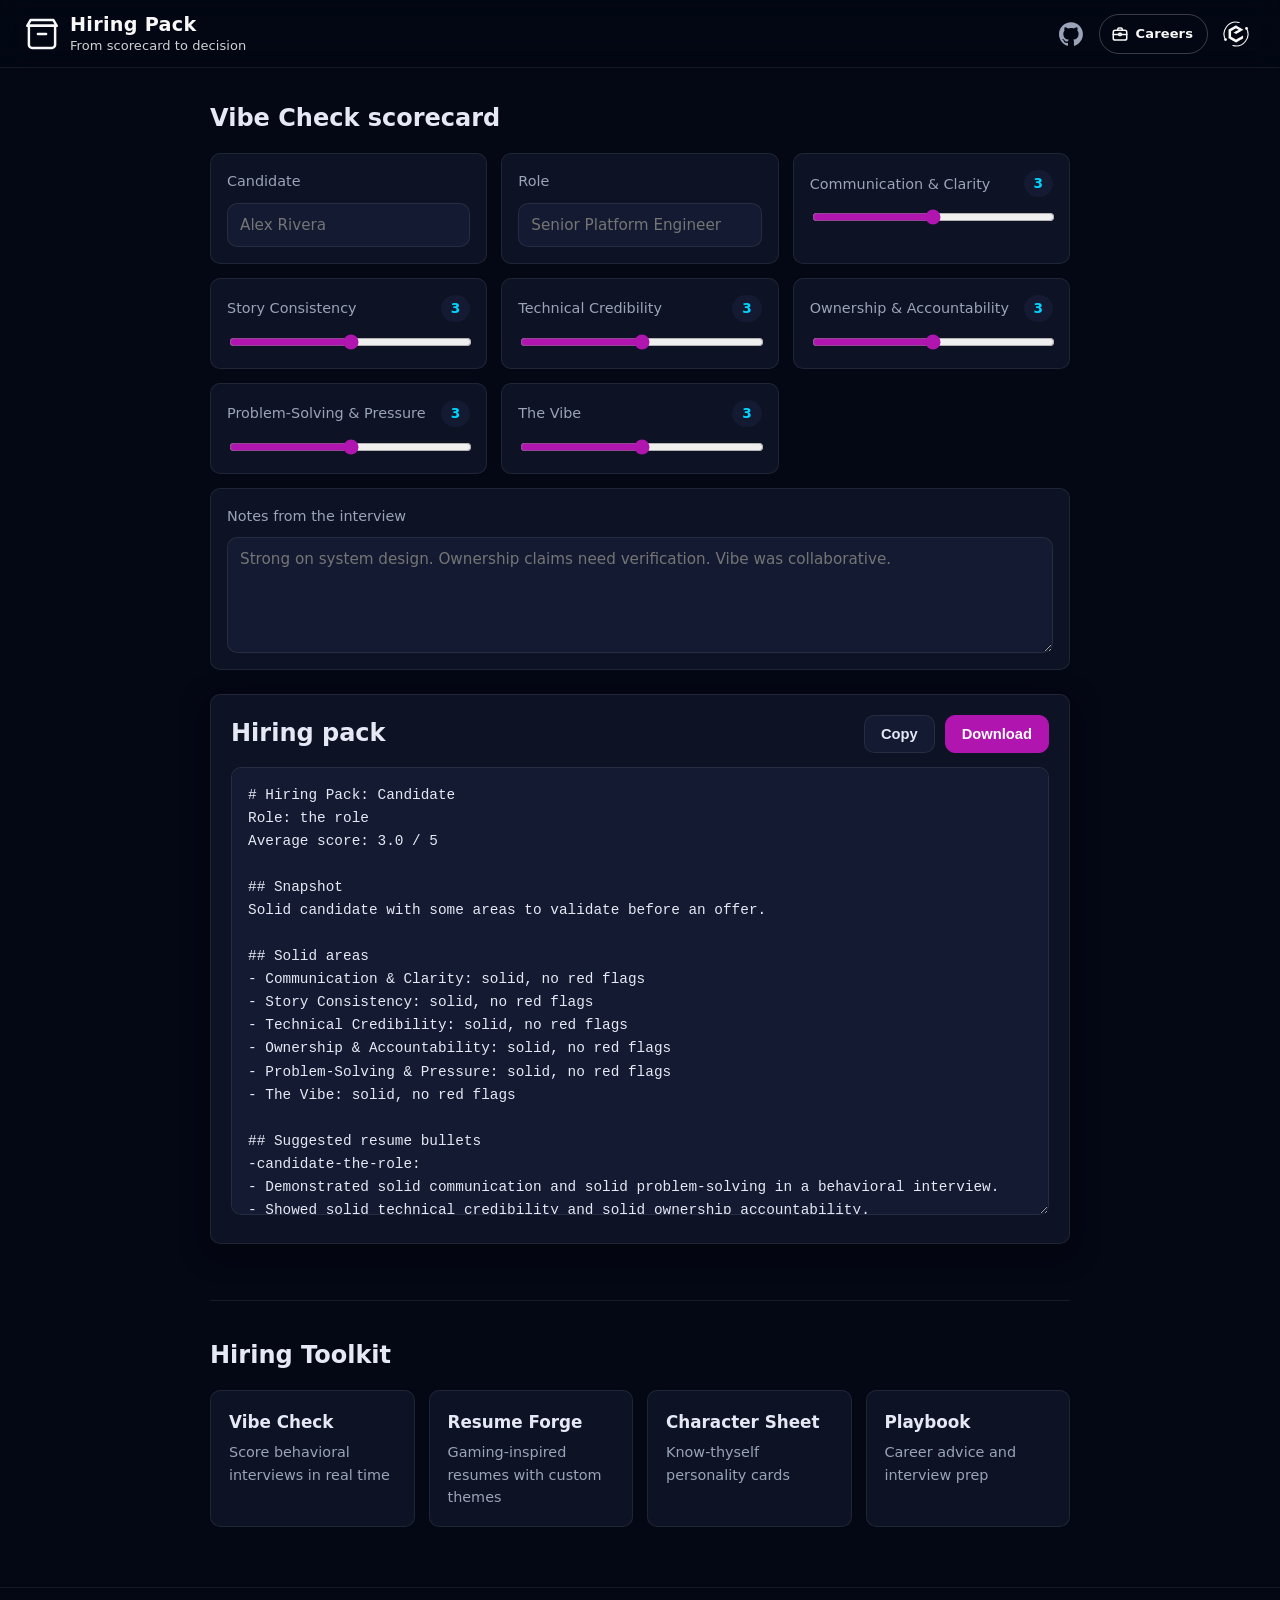
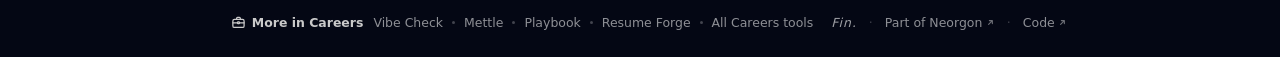
<file: index.html>
<!DOCTYPE html>
<html lang="en" style="color-scheme: dark;">
<head>
  <meta charset="UTF-8">
  <meta name="color-scheme" content="dark">
  <meta name="viewport" content="width=device-width, initial-scale=1.0">
  <link rel="icon" type="image/svg+xml" href="/favicon.svg">
  <link rel="icon" type="image/x-icon" href="/favicon.ico" sizes="16x16 32x32 48x48">
  <link rel="apple-touch-icon" sizes="180x180" href="/apple-touch-icon.png">
  <meta name="apple-mobile-web-app-title" content="Hiring Pack">
  <link rel="manifest" href="/site.webmanifest">
  <meta name="neo-mark" content="on">
  <meta http-equiv="Content-Security-Policy" content="default-src 'self'; base-uri 'self'; form-action 'self'; script-src 'self' 'unsafe-inline' https://gc.zgo.at https://static.cloudflareinsights.com; style-src 'self' 'unsafe-inline' https://fonts.googleapis.com https://cdn.neorgon.org; font-src 'self' https://fonts.gstatic.com; img-src 'self' data: blob: https://cdn.neorgon.org https://neorgon.goatcounter.com; connect-src 'self' https://neorgon.goatcounter.com https://cloudflareinsights.com; upgrade-insecure-requests">
  <meta name="referrer" content="strict-origin-when-cross-origin">
  <title>Hiring Pack | Neorgon</title>
  <meta name="description" content="Turn a Vibe Check scorecard into a hiring summary, resume bullets, follow-up questions, and reading list">
  <meta property="og:title" content="Hiring Pack: From Scorecard to Decision">
  <meta property="og:description" content="Turn a Vibe Check scorecard into a hiring summary, resume bullets, follow-up questions, and reading list">
  <meta property="og:type" content="website">
  <meta property="og:url" content="https://hiringpack.neorgon.com/">
  <meta property="og:site_name" content="Neorgon">
  <meta property="og:image" content="https://hiringpack.neorgon.com/og-preview.jpg">
  <meta property="og:image:width" content="1200">
  <meta property="og:image:height" content="630">
  <meta property="og:image:alt" content="Hiring Pack, from scorecard to decision">
  <meta name="twitter:card" content="summary_large_image">
  <meta name="twitter:title" content="Hiring Pack: From Scorecard to Decision">
  <meta name="twitter:description" content="Turn a Vibe Check scorecard into a hiring summary, resume bullets, follow-up questions, and reading list">
  <meta name="twitter:image" content="https://hiringpack.neorgon.com/og-preview.jpg">
  <meta name="twitter:image:alt" content="Hiring Pack, from scorecard to decision">
  <meta name="robots" content="index, follow">
  <link rel="canonical" href="https://hiringpack.neorgon.com/">
  <meta name="theme-color" content="#040714">
  <script type="application/ld+json">
  {
    "@context": "https://schema.org",
    "@type": "WebApplication",
    "name": "Hiring Pack",
    "url": "https://hiringpack.neorgon.com/",
    "description": "Turn a Vibe Check scorecard into a hiring summary, resume bullets, follow-up questions, and reading list",
    "applicationCategory": "BusinessApplication",
    "operatingSystem": "Any",
    "offers": { "@type": "Offer", "price": "0", "priceCurrency": "USD" },
    "author": { "@type": "Organization", "name": "Neorgon", "url": "https://neorgon.com/" }
  }
  </script>
  <link rel="stylesheet" href="https://cdn.neorgon.org/v1.0.0/styles/base.css">
  <link rel="stylesheet" href="css/style.css">
  <!-- Neorgon Header Kit (vendored; ?header=live swaps CSS to CDN) -->
  <script>(function(){var m=location.search.match(/[?&]theme=([\w-]+)/)||document.cookie.match(/(?:^|;\s*)neo_theme=([\w-]+)/);if(m&&m[1]!=='default')document.documentElement.dataset.theme=decodeURIComponent(m[1]);})();</script>
  <link rel="stylesheet" href="css/neorgon-header.css">
  <link rel="stylesheet" href="css/neorgon-themes.css">
  <link rel="stylesheet" href="https://cdn.neorgon.org/v1.0.0/header/season.css">
  <script defer src="js/neorgon-header.js"></script>
  <link rel="stylesheet" href="css/neorgon-footer.css">
  <script defer src="js/neorgon-footer.js"></script>
  <meta name="neo-repo" content="https://github.com/energon-a-secas/hiring-pack-site">
  <meta name="neo-category" content="careers">
</head>
<body>
  <header class="header-bar" data-header-mode="hub">
    <div class="header-logo">
      <a href="./" class="header-title-link">
        <img src="https://cdn.neorgon.org/v1.0.0/energon-classic-logo.png" class="header-logo-img" alt="" width="36" height="36">
        <div class="header-title-wrap">
        <h1>Hiring Pack</h1>
        <div class="header-subtitle">From scorecard to decision</div>
        </div>
      </a>
    </div>
    <div class="header-right">
      <div class="header-actions">
        <a class="header-link" data-keep-mobile href="https://github.com/energon-a-secas" target="_blank" rel="noopener noreferrer" aria-label="GitHub">
        <svg width="24" height="24" viewBox="0 0 98 96" fill="currentColor"><path fill-rule="evenodd" clip-rule="evenodd" d="M48.854 0C21.839 0 0 22 0 49.217c0 21.756 13.993 40.172 33.405 46.69 2.427.49 3.316-1.059 3.316-2.362 0-1.141-.08-5.052-.08-9.127-13.59 2.934-16.42-5.867-16.42-5.867-2.184-5.704-5.42-7.17-5.42-7.17-4.448-3.015.324-3.015.324-3.015 4.934.326 7.523 5.052 7.523 5.052 4.367 7.496 11.404 5.378 14.235 4.074.404-3.178 1.699-5.378 3.074-6.6-10.839-1.141-22.243-5.378-22.243-24.283 0-5.378 1.94-9.778 5.014-13.2-.485-1.222-2.184-6.275.486-13.038 0 0 4.125-1.304 13.426 5.052a46.97 46.97 0 0 1 12.214-1.63c4.125 0 8.33.571 12.213 1.63 9.302-6.356 13.427-5.052 13.427-5.052 2.67 6.763.97 11.816.485 13.038 3.155 3.422 5.015 7.822 5.015 13.2 0 18.905-11.404 23.06-22.324 24.283 1.78 1.548 3.316 4.481 3.316 9.126 0 6.6-.08 11.897-.08 13.526 0 1.304.89 2.853 3.316 2.364 19.412-6.52 33.405-24.935 33.405-46.691C97.707 22 75.788 0 48.854 0z"/></svg>
      </a>
      </div>
      <a class="header-home" href="https://neorgon.com/" title="neorgon.com" aria-label="Neorgon home">
        <svg class="nh-hub-icon" viewBox="0 0 24 24" fill="none" xmlns="http://www.w3.org/2000/svg" aria-hidden="true">
          <path d="M12 4.4 18.58 8.2 18.58 15.8 12 19.6 5.42 15.8 5.42 8.2Z" fill="currentColor" stroke="none"/>
          <g class="nh-orbit">
            <path d="M2.47 17.50 A11.0 11.0 0 0 1 14.85 1.37" fill="none" stroke="currentColor" stroke-width="1.05" stroke-linecap="round"/>
            <path d="M21.53 6.50 A11.0 11.0 0 0 1 9.15 22.63" fill="none" stroke="currentColor" stroke-width="1.05" stroke-linecap="round"/>
            <circle cx="21.71" cy="6.84" r="1.25" fill="currentColor"/>
            <circle cx="2.29" cy="17.16" r="1.25" fill="currentColor"/>
          </g>
        </svg>
      </a>
    </div>
  </header>

  <main class="page">
    <h2 class="form-title" id="scorecardTitle">Vibe Check scorecard</h2>
    <section class="form-grid" aria-labelledby="scorecardTitle">
      <div class="form-card">
        <label for="candidateName">Candidate</label>
        <input type="text" id="candidateName" placeholder="Alex Rivera">
      </div>
      <div class="form-card">
        <label for="role">Role</label>
        <input type="text" id="role" placeholder="Senior Platform Engineer">
      </div>

      <div class="form-card slider-card">
        <label for="commScore">Communication & Clarity <span class="score-val" id="commScoreVal">3</span></label>
        <input type="range" id="commScore" min="1" max="5" step="1" value="3">
      </div>
      <div class="form-card slider-card">
        <label for="storyScore">Story Consistency <span class="score-val" id="storyScoreVal">3</span></label>
        <input type="range" id="storyScore" min="1" max="5" step="1" value="3">
      </div>
      <div class="form-card slider-card">
        <label for="techScore">Technical Credibility <span class="score-val" id="techScoreVal">3</span></label>
        <input type="range" id="techScore" min="1" max="5" step="1" value="3">
      </div>
      <div class="form-card slider-card">
        <label for="ownScore">Ownership & Accountability <span class="score-val" id="ownScoreVal">3</span></label>
        <input type="range" id="ownScore" min="1" max="5" step="1" value="3">
      </div>
      <div class="form-card slider-card">
        <label for="solveScore">Problem-Solving & Pressure <span class="score-val" id="solveScoreVal">3</span></label>
        <input type="range" id="solveScore" min="1" max="5" step="1" value="3">
      </div>
      <div class="form-card slider-card">
        <label for="vibeScore">The Vibe <span class="score-val" id="vibeScoreVal">3</span></label>
        <input type="range" id="vibeScore" min="1" max="5" step="1" value="3">
      </div>

      <div class="form-card full">
        <label for="notes">Notes from the interview</label>
        <textarea id="notes" rows="5" placeholder="Strong on system design. Ownership claims need verification. Vibe was collaborative."></textarea>
      </div>
    </section>

    <section class="output-section">
      <div class="output-header">
        <h2>Hiring pack</h2>
        <div class="output-actions">
          <button class="btn btn-secondary" id="copyBtn">Copy</button>
          <button class="btn btn-primary" id="downloadBtn">Download</button>
        </div>
      </div>
      <textarea id="output" class="output-text" rows="18" readonly aria-label="Generated hiring pack"></textarea>
    </section>

    <section class="kit-explainer">
      <h2>Hiring Toolkit</h2>
      <div class="kit-grid">
        <a class="kit-card" href="https://interviews.neorgon.com/">
          <strong>Vibe Check</strong>
          <span>Score behavioral interviews in real time</span>
        </a>
        <a class="kit-card" href="https://resume.neorgon.com/">
          <strong>Resume Forge</strong>
          <span>Gaming-inspired resumes with custom themes</span>
        </a>
        <a class="kit-card" href="https://charactersheet.neorgon.com/">
          <strong>Character Sheet</strong>
          <span>Know-thyself personality cards</span>
        </a>
        <a class="kit-card" href="https://playbook.neorgon.com/">
          <strong>Playbook</strong>
          <span>Career advice and interview prep</span>
        </a>
      </div>
    </section>
  </main>

  <footer class="neo-footer" data-footer-mode="minimal">
    <!-- neo-fleet:more -->
    <nav class="neo-more" aria-label="More in Careers" data-category="careers" data-label-en="Careers" data-label-es="Carrera">
      <span class="neo-more__label" aria-hidden="true"><svg class="neo-more__icon" viewBox="0 0 24 24" width="16" height="16" fill="none" stroke="currentColor" stroke-width="2" stroke-linecap="round" stroke-linejoin="round" aria-hidden="true" focusable="false"><rect x="3" y="7" width="18" height="13" rx="2.5"/><path d="M9 7V5.5A1.5 1.5 0 0 1 10.5 4h3A1.5 1.5 0 0 1 15 5.5V7"/><path d="M3 12.5h7.5M13.5 12.5H21"/><rect x="10.5" y="11" width="3" height="3" rx=".8"/></svg><span class="neo-more__title">More in Careers</span></span>
      <ul class="neo-more__list">
        <li><a href="https://interviews.neorgon.com/">Vibe Check</a></li>
        <li><a href="https://mettle.neorgon.com/">Mettle</a></li>
        <li><a href="https://playbook.neorgon.com/">Playbook</a></li>
        <li><a href="https://resume.neorgon.com/">Resume Forge</a></li>
        <li><a class="neo-more__all" href="https://neorgon.com/careers/">All Careers tools</a></li>
      </ul>
    </nav>
    <!-- /neo-fleet:more -->
  </footer>

  <script src="js/app.js"></script>
</body>
</html>
</file>
<file: css/style.css>
:root {
  --bg: #040714;
  --surface: #0d1224;
  --surface-2: #141a31;
  --text: #e6e9f5;
  --text-dim: #9aa3b8;
  --accent: #b015b0;
  --accent-2: #00d4ff;
  --border: rgba(255,255,255,0.08);
  --shadow: 0 8px 30px rgba(0,0,0,0.35);
  --radius-sm: 6px;
  --radius: 10px;
  --radius-lg: 15px;
  --max-width: 900px;
}

* { box-sizing: border-box; }

html, body {
  margin: 0;
  padding: 0;
  min-height: 100%;
}

body {
  font-family: system-ui, -apple-system, BlinkMacSystemFont, "Segoe UI", Roboto, sans-serif;
  background: var(--bg);
  color: var(--text);
  line-height: 1.55;
  display: flex;
  flex-direction: column;
}

a { color: var(--accent-2); text-decoration: none; }
a:hover { text-decoration: underline; }

/* Header bar/logo layout is owned by the Neorgon Header Kit; .header-link (GitHub icon) stays site-owned */

.header-link {
  display: inline-flex;
  align-items: center;
  justify-content: center;
  width: 36px;
  height: 36px;
  border-radius: 10px;
  color: var(--text-dim);
  transition: color 0.2s, background 0.2s;
}

.header-link:hover { color: var(--text); background: var(--surface-2); }

/* Page layout */
.page {
  width: 100%;
  max-width: var(--max-width);
  margin: 0 auto;
  padding: 32px 20px 60px;
  flex: 1;
}

.form-title { margin: 0 0 16px; }

/* Form grid */
.form-grid {
  display: grid;
  grid-template-columns: repeat(auto-fill, minmax(260px, 1fr));
  gap: 14px;
  margin-bottom: 24px;
}

.form-card {
  display: flex;
  flex-direction: column;
  gap: 10px;
  padding: 16px;
  border: 1px solid var(--border);
  border-radius: var(--radius);
  background: var(--surface);
}

.form-card.full { grid-column: 1 / -1; }

label { color: var(--text-dim); font-size: 0.9rem; }

input[type="text"], textarea {
  width: 100%;
  padding: 12px;
  border-radius: 10px;
  border: 1px solid var(--border);
  background: var(--surface-2);
  color: var(--text);
  font-family: inherit;
  font-size: 0.95rem;
}

input[type="text"]:focus, textarea:focus {
  outline: none;
  border-color: var(--accent);
  box-shadow: 0 0 0 2px rgba(176,21,176,0.15);
}

.slider-card label {
  display: flex;
  justify-content: space-between;
  align-items: center;
}

.score-val {
  padding: 3px 10px;
  border-radius: 999px;
  background: var(--surface-2);
  color: var(--accent-2);
  font-weight: 700;
  font-size: 0.85rem;
}

input[type="range"] {
  width: 100%;
  accent-color: var(--accent);
}

/* Output */
.output-section {
  padding: 20px;
  border: 1px solid var(--border);
  border-radius: var(--radius);
  background: var(--surface);
  box-shadow: var(--shadow);
}

.output-header {
  display: flex;
  gap: 16px;
  align-items: center;
  justify-content: space-between;
  flex-wrap: wrap;
  margin-bottom: 14px;
}

.output-header h2 { margin: 0; }

.output-actions { display: flex; gap: 10px; }

.btn {
  padding: 10px 16px;
  border-radius: 10px;
  border: 1px solid var(--border);
  font-weight: 600;
  font-size: 0.92rem;
  cursor: pointer;
  transition: background 0.15s, border-color 0.15s, transform 0.1s;
}

.btn:active { transform: scale(0.98); }

.btn-primary { background: var(--accent); color: #fff; border-color: var(--accent); }
.btn-primary:hover { background: #c018c0; }

.btn-secondary { background: var(--surface-2); color: var(--text); }
.btn-secondary:hover { background: #1c2442; }

.output-text {
  width: 100%;
  min-height: 320px;
  padding: 16px;
  border-radius: 10px;
  border: 1px solid var(--border);
  background: var(--surface-2);
  color: var(--text);
  font-family: 'SF Mono', 'Fira Code', ui-monospace, monospace;
  font-size: 0.9rem;
  line-height: 1.6;
  resize: vertical;
}

/* Kit explainer */
.kit-explainer {
  margin-top: 56px;
  padding-top: 36px;
  border-top: 1px solid var(--border);
}

.kit-explainer h2 { margin: 0 0 16px; }

.kit-grid {
  display: grid;
  grid-template-columns: repeat(auto-fill, minmax(200px, 1fr));
  gap: 14px;
}

.kit-card {
  display: flex;
  flex-direction: column;
  gap: 6px;
  padding: 18px;
  border: 1px solid var(--border);
  border-radius: var(--radius);
  background: var(--surface);
  color: var(--text);
  transition: border-color 0.15s, transform 0.15s;
}

.kit-card:hover { border-color: rgba(176,21,176,0.35); transform: translateY(-2px); text-decoration: none; }

.kit-card strong { font-size: 1.05rem; }

.kit-card span { color: var(--text-dim); font-size: 0.9rem; }

/* Footer */




/* Reduced motion */
@media (prefers-reduced-motion: reduce) {
  *, *::before, *::after {
    animation-duration: 0.01ms !important;
    animation-iteration-count: 1 !important;
    transition: none !important;
    scroll-behavior: auto !important;
  }
}

/* Mobile */
@media (max-width: 600px) {
  .form-grid { grid-template-columns: 1fr; }
  .output-header { flex-direction: column; align-items: flex-start; }
}
</file>
<file: css/neorgon-header.css>
/* ══════════════════════════════════════════════════════════════
   Neorgon Header Kit: header.css
   Canonical source: packages/neorgon-ui/header/
   Vendored per site as css/neorgon-header.css; do not edit copies.
   Live CDN: https://cdn.neorgon.org/v1.0.0/header/header.css
   ══════════════════════════════════════════════════════════════ */

:root {
  /* Geometry */
  --header-h: 68px;
  --header-h-app: 56px;
  --header-control-h: 40px; /* every header control (buttons, ⋯, palette, home) shares this height */
  /* Logo height. A token, not a literal, so a site can make the mark carry more
     weight without forking the kit. Default 36px = the historical value, so
     nothing changes for a site that never sets it. The bar is 68px with no
     vertical padding, so ~52px is the practical ceiling before the mark starts
     to look wedged against the edges. */
  --header-logo-h: 36px;
  --header-logo-h-mobile: 28px;

  /* Palette: themes override these (see themes.css) */
  --header-bg-start: #B015B0;
  --header-bg-mid: #3D0080;
  --header-bg-end: #040714;
  /* Kept here for anything that references the composed gradient, but the
     authoritative copy is re-declared on .header-bar below; see the note
     there before changing either. */
  --header-bg: linear-gradient(in oklch 135deg, var(--header-bg-start) 0%, var(--header-bg-mid) 50%, var(--header-bg-end) 100%);
  --header-glass: rgba(0, 9, 18, .35);
  --header-text: #f9f9f9;
  --header-text-dim: rgba(255, 255, 255, .72);
  --header-border: rgba(255, 255, 255, .07);
  --header-border-strong: rgba(255, 255, 255, .22);
  --header-accent: #e879f9;
  --header-menu-bg: #10142a;
  --header-menu-hover: rgba(255, 255, 255, .08);

  /* Focus ring: near-white with a whisper of the brand hue so it never
     reads as a stray browser default. 5.77:1 (bright end) to 17.98:1
     (dark end) against the bar, 16.54:1 on the menu. Themes may override. */
  --header-focus: oklch(0.97 0.02 320);
  --header-focus-w: 2px;

  /* Icon sizing. Two tokens: a filled glyph reads heavier than a stroked
     one in the same box, so the solid home icon is set smaller to match
     optically. */
  --header-icon: 22px;        /* stroked glyphs (palette) */
  --header-icon-solid: 20px;  /* filled glyphs (home) */

  /* ease-out-quart: fast start, long settle, no overshoot. */
  --header-ease: cubic-bezier(.22, 1, .36, 1);
  --header-ease-in: cubic-bezier(.55, 0, 1, .45);
}

/* Colour judgements about the DEFAULT gradient specifically. Scoped to
   html:not([data-theme]) because themes.css sets these per theme at the
   same specificity as :root, so a :root override here would silently
   overwrite all five palettes. Every consumer below pairs them with a
   var() fallback to the theme's own token. */
html:not([data-theme]) {
  /* --header-border-strong (.22) measures 1.91-1.95:1 on the bar, below
     the 3:1 WCAG 1.4.11 needs for a control boundary. .42 gives 3.73-4.02:1. */
  --header-control-border: rgba(255, 255, 255, .42);

  /* --header-bg-end (#040714) is identical to the standard page
     background, so a flat hairline measures 1.14:1 on the right half.
     The bar's luminance swings 43x left-to-right, so the edge ramps too. */
  --header-edge-from: rgba(255, 255, 255, .10);
  --header-edge-to: rgba(255, 255, 255, .34);

  /* .72 measures 4.14:1 at the start of the subtitle span, below AA.
     Split from the icon colour, which only needs 3:1 as non-text. */
  --header-text-dim: rgba(255, 255, 255, .82);
  --header-icon-color: rgba(255, 255, 255, .78);
}

/* ── The sticky offset ───────────────────────────────────────────
   --neo-sticky-top is how much of the viewport's top the header covers
   right now. header.js keeps it exact (it measures the bar, and drops to 0
   while auto-hide or the Keys Kit's H toggle has the bar away); these rules
   are the value before it runs, and with JS off. Rails, scope strips and
   scroll-margin-top read it instead of hardcoding 56px or 68px:

     .rail { position: sticky; top: var(--neo-sticky-top, 0px); }
     h2[id] { scroll-margin-top: calc(var(--neo-sticky-top, 0px) + 12px); }

   The kit sets no scroll-padding of its own: many sites already offset
   their anchors with scroll-margin-top, and the two add up. */
:root { --neo-sticky-top: 0px; }
:root:has(.header-bar) { --neo-sticky-top: var(--header-h); }
:root:has(.header-bar[data-header-mode="app"]) { --neo-sticky-top: var(--header-h-app); }
:root[data-chrome="off"]:has(.header-bar) { --neo-sticky-top: 0px; }

/* ══════════════════════════════════════════════════════════════
   SKINS: site-level identity, opt-in per site
   ────────────────────────────────────────────────────────────
   A skin replaces the default magenta gradient for ONE site whose
   own palette clashes with it. Set it in the site's markup:

     <header class="header-bar" data-header-mode="content"
             data-header-skin="brass">

   This is NOT the theme system. Precedence, by design:

     visitor choice (?theme= / cookie)  >  season (CDN)  >  skin  >  kit default

   A site that should sit out every season keeps its skin with
   `<html lang="en" data-season="off">` (see season.css). That declines
   the fleet's decoration only; a visitor's ?theme= still wins.

   Named skins below are the reusable ones. For a one-off palette no
   other site would share, use `data-header-skin="custom"` and declare
   the tokens in the site's own CSS; contract at the end of this block.

   Two cascade facts make that ordering work, and both are easy to
   get wrong:

   1. A declaration ON .header-bar beats a value INHERITED from
      <html>, whatever the specificity. Visitor themes declare on
      <html>, so every skin is scoped `html:not([data-theme])`:
      the moment a visitor picks a theme, all skins stop matching.
   2. Season rules in season.css carry a matching
      `[data-header-skin]` selector one step more specific than the
      skin rules below, so an armed season still flips skinned
      sites. Do not raise the specificity here without raising it
      there too, or skinned sites will silently sit out the season.

   3. The Footer Kit's pieces (.neo-footer, and .neo-top and .neo-modal,
      which it appends to <body>) and the Beacon link sit outside
      .header-bar, so a skin declared only on the bar never reaches
      their focus rings and borders (queue #156). Every skin rule
      therefore names them too, behind `:has()` on <html>. That item is
      wrapped in `:is()` because :is() forgives a selector it cannot
      parse: a browser without :has() drops that one item, not the
      whole rule and with it the header's own skin. `:where()` inside
      :has() keeps it at (0,2,1), under an armed season's (0,3,2)
      pieces rule in season.css. The footer and beacon resolve the
      tokens on those pieces; see "Header-derived tokens" in footer.css.

   Each skin also sets --header-focus, a near-white in its own hue, so
   the header's focus rings and the Beacon's stop being the default's
   pink on a skinned site.

   Each skin re-tunes the edge ramp and control border for its own
   surface; those defaults are calibrated to the magenta gradient
   and are wrong on a black bar.
   ══════════════════════════════════════════════════════════════ */

/* ink: near-black neutral. The default choice for a site whose
   palette the magenta gradient fights. */
html:not([data-theme]) .header-bar[data-header-skin="ink"],
:is(html:not([data-theme]):has(:where(.header-bar[data-header-skin="ink"])) :is(.neo-footer, .neo-top, .neo-modal, .neo-beacon-link)) {
  --header-focus: oklch(0.97 0.01 255);
  --header-bg-start: #14161c;
  --header-bg-mid: #0b0d12;
  --header-bg-end: #050609;
  --header-glass: rgba(10, 12, 16, .55);
  --header-accent: #cbd5e1;
  --header-text: #f4f4f5;
  --header-text-dim: rgba(255, 255, 255, .78);
  --header-icon-color: rgba(255, 255, 255, .74);
  --header-border: rgba(255, 255, 255, .09);
  --header-border-strong: rgba(255, 255, 255, .24);
  --header-control-border: rgba(255, 255, 255, .44);
  --header-menu-bg: #14161c;
  --header-menu-hover: rgba(255, 255, 255, .09);
  /* A near-black bar sits close to the page in luminance at BOTH ends,
     so the edge has to be brighter than the gradient's ramp. */
  --header-edge-from: rgba(255, 255, 255, .26);
  --header-edge-to: rgba(255, 255, 255, .26);
}

/* carbon: flat true black, no gradient. The most restrained option;
   the hairline does all the separating. */
html:not([data-theme]) .header-bar[data-header-skin="carbon"],
:is(html:not([data-theme]):has(:where(.header-bar[data-header-skin="carbon"])) :is(.neo-footer, .neo-top, .neo-modal, .neo-beacon-link)) {
  --header-focus: oklch(0.97 0 0);
  --header-bg-start: #08080a;
  --header-bg-mid: #08080a;
  --header-bg-end: #08080a;
  --header-glass: rgba(0, 0, 0, .6);
  --header-accent: #e5e5e5;
  --header-text: #fafafa;
  --header-text-dim: rgba(255, 255, 255, .76);
  --header-icon-color: rgba(255, 255, 255, .72);
  --header-border: rgba(255, 255, 255, .12);
  --header-border-strong: rgba(255, 255, 255, .26);
  --header-control-border: rgba(255, 255, 255, .46);
  --header-menu-bg: #101012;
  --header-menu-hover: rgba(255, 255, 255, .1);
  --header-edge-from: rgba(255, 255, 255, .3);
  --header-edge-to: rgba(255, 255, 255, .3);
}

/* brass: warm dark, tuned to incident-runbook's #b8935f / #d8b280
   accents and its #040714 page background. */
html:not([data-theme]) .header-bar[data-header-skin="brass"],
:is(html:not([data-theme]):has(:where(.header-bar[data-header-skin="brass"])) :is(.neo-footer, .neo-top, .neo-modal, .neo-beacon-link)) {
  --header-focus: oklch(0.97 0.02 75);
  --header-bg-start: #2a2114;
  --header-bg-mid: #16120c;
  --header-bg-end: #040714;
  --header-glass: rgba(22, 18, 12, .5);
  --header-accent: #d8b280;
  --header-text: #f7f3ea;
  --header-text-dim: rgba(247, 243, 234, .8);
  --header-icon-color: rgba(216, 178, 128, .86);
  --header-border: rgba(216, 178, 128, .2);
  --header-border-strong: rgba(216, 178, 128, .38);
  --header-control-border: rgba(216, 178, 128, .55);
  --header-menu-bg: #17130d;
  --header-menu-hover: rgba(216, 178, 128, .14);
  --header-edge-from: rgba(216, 178, 128, .22);
  --header-edge-to: rgba(216, 178, 128, .34);
}

/* slate: cool blue-grey. Neutral without going fully black. */
html:not([data-theme]) .header-bar[data-header-skin="slate"],
:is(html:not([data-theme]):has(:where(.header-bar[data-header-skin="slate"])) :is(.neo-footer, .neo-top, .neo-modal, .neo-beacon-link)) {
  --header-focus: oklch(0.97 0.02 230);
  --header-bg-start: #33415a;
  --header-bg-mid: #1e293b;
  --header-bg-end: #0b1120;
  --header-glass: rgba(15, 23, 42, .5);
  --header-accent: #7dd3fc;
  --header-text: #f1f5f9;
  --header-text-dim: rgba(241, 245, 249, .8);
  --header-icon-color: rgba(226, 232, 240, .78);
  --header-border: rgba(148, 163, 184, .2);
  --header-border-strong: rgba(148, 163, 184, .36);
  --header-control-border: rgba(203, 213, 225, .5);
  --header-menu-bg: #16202f;
  --header-menu-hover: rgba(148, 163, 184, .16);
  --header-edge-from: rgba(148, 163, 184, .18);
  --header-edge-to: rgba(148, 163, 184, .34);
}

/* aurora: deep teal into cyan. For data/monitoring surfaces. */
html:not([data-theme]) .header-bar[data-header-skin="aurora"],
:is(html:not([data-theme]):has(:where(.header-bar[data-header-skin="aurora"])) :is(.neo-footer, .neo-top, .neo-modal, .neo-beacon-link)) {
  --header-focus: oklch(0.97 0.02 205);
  --header-bg-start: #0e7490;
  --header-bg-mid: #0a3d4d;
  --header-bg-end: #040714;
  --header-glass: rgba(8, 51, 68, .5);
  --header-accent: #67e8f9;
  --header-text: #ecfeff;
  --header-text-dim: rgba(236, 254, 255, .82);
  --header-icon-color: rgba(165, 243, 252, .82);
  --header-border: rgba(103, 232, 249, .2);
  --header-border-strong: rgba(103, 232, 249, .36);
  --header-control-border: rgba(165, 243, 252, .5);
  --header-menu-bg: #07222c;
  --header-menu-hover: rgba(103, 232, 249, .14);
  --header-edge-from: rgba(103, 232, 249, .2);
  --header-edge-to: rgba(103, 232, 249, .32);
}

/* ember: warm amber into rust. For alert/ops surfaces that want
   warmth without reading as the danger theme. */
html:not([data-theme]) .header-bar[data-header-skin="ember"],
:is(html:not([data-theme]):has(:where(.header-bar[data-header-skin="ember"])) :is(.neo-footer, .neo-top, .neo-modal, .neo-beacon-link)) {
  --header-focus: oklch(0.97 0.02 85);
  --header-bg-start: #9a3412;
  --header-bg-mid: #4a1608;
  --header-bg-end: #040714;
  --header-glass: rgba(74, 22, 8, .5);
  --header-accent: #fbbf24;
  --header-text: #fff7ed;
  --header-text-dim: rgba(255, 247, 237, .82);
  --header-icon-color: rgba(253, 230, 138, .84);
  --header-border: rgba(251, 191, 36, .2);
  --header-border-strong: rgba(251, 191, 36, .36);
  --header-control-border: rgba(253, 230, 138, .5);
  --header-menu-bg: #23120a;
  --header-menu-hover: rgba(251, 191, 36, .14);
  --header-edge-from: rgba(251, 191, 36, .2);
  --header-edge-to: rgba(251, 191, 36, .32);
}

/* jade: clinical emerald. Tuned to headpain-site's #059669 / #10b981
   accents on its #040714 page. For calm medical/health surfaces where
   both the magenta default and ember's warning-warmth read wrong. */
html:not([data-theme]) .header-bar[data-header-skin="jade"],
:is(html:not([data-theme]):has(:where(.header-bar[data-header-skin="jade"])) :is(.neo-footer, .neo-top, .neo-modal, .neo-beacon-link)) {
  --header-focus: oklch(0.97 0.02 165);
  --header-bg-start: #065f46;
  --header-bg-mid: #043b2c;
  --header-bg-end: #040714;
  --header-glass: rgba(4, 59, 44, .5);
  --header-accent: #6ee7b7;
  --header-text: #ecfdf5;
  --header-text-dim: rgba(236, 253, 245, .82);
  --header-icon-color: rgba(167, 243, 208, .84);
  --header-border: rgba(110, 231, 183, .2);
  --header-border-strong: rgba(110, 231, 183, .36);
  --header-control-border: rgba(167, 243, 208, .5);
  --header-menu-bg: #08251c;
  --header-menu-hover: rgba(110, 231, 183, .14);
  --header-edge-from: rgba(110, 231, 183, .2);
  --header-edge-to: rgba(110, 231, 183, .32);
}

/* The named skins compose their gradient in oklab, not oklch.
   oklch carries a hue, and a stop with almost no chroma has a hue that is
   "powerless": the browser borrows the neighbouring stop's hue instead,
   from each side. brass's near-neutral mid (#16120c) took the brown hue on
   its left and the navy hue on its right, so the bar changed colour in one
   step along the 50% line: the brown-to-navy diagonal near x=700 on
   Releve's and apps-site's headers. Measured on a 1440px bar: the largest
   one-step change in OKLab a/b was 24.4 (x1000) in oklch and 1.8 in oklab;
   every other skin measures 0.7 to 3.2 either way, and oklab lowers it for
   aurora, ember and jade too. These skins are dark, low-chroma ramps with
   no hue sweep to keep. The default gradient and the visitor themes stay
   in oklch, where the sweep is the design.
   Scope: (0,3,1), the skins' own weight. An armed season's skinned rule
   re-asserts its oklch gradient at (0,4,2), so seasons look the same on a
   skinned site as anywhere else. `custom` is left alone: the site chose
   those stops under oklch. */
html:not([data-theme]) .header-bar:is([data-header-skin="ink"], [data-header-skin="carbon"],
  [data-header-skin="brass"], [data-header-skin="slate"], [data-header-skin="aurora"],
  [data-header-skin="ember"], [data-header-skin="jade"]) {
  --header-bg: linear-gradient(in oklab 135deg, var(--header-bg-start) 0%, var(--header-bg-mid) 50%, var(--header-bg-end) 100%);
}

/* ── custom: a site-authored skin ────────────────────────────────
   For a one-off palette that no named skin fits and that no other
   site would reuse. The kit deliberately ships NO tokens for this
   value: the site supplies them, and the kit stays out of the way.

     <header class="header-bar" data-header-skin="custom">

   In the site's own css/style.css, copy this selector EXACTLY: the
   scoping and the specificity are the whole contract:

     html:not([data-theme]) .header-bar[data-header-skin="custom"],
     html:not([data-theme]) :is(.neo-footer, .neo-top, .neo-modal, .neo-beacon-link) {
       --header-focus: …;
       --header-bg-start: …;  --header-bg-mid: …;  --header-bg-end: …;
       --header-accent: …;    --header-text: …;    --header-text-dim: …;
       --header-icon-color: …; --header-border: …; --header-border-strong: …;
       --header-control-border: …; --header-menu-bg: …; --header-menu-hover: …;
       --header-edge-from: …; --header-edge-to: …;
     }

   Why that exact selector, and nothing shorter:
     · `html:not([data-theme])` makes the skin collapse the instant a
       visitor picks a theme. Drop it and the site ignores ?theme=.
     · `[data-header-skin="custom"]` puts it at (0,3,1), above the
       kit default, below an armed season's (0,4,2) skin variant. A
       bare `.header-bar { --header-bg-start: … }` is only (0,1,0)
       and the kit's own defaults would beat it.
     · The second line hands the same tokens to the Footer Kit's
       pieces and the Beacon link, which sit outside the bar. Without
       it the footer's focus rings stay the kit's magenta (queue #156).
       It is (0,2,1), below an armed season's (0,3,2) pieces rule, so
       a season still re-skins the footer. A site that only skins a
       page with no footer can leave it out.
   Set only the three gradient stops if that is all that clashes; the
   bar re-composes --header-bg from them (see .header-bar below).
   Only the three stops + accent are usually enough, but re-tune the
   edge ramp too if the bar is much darker or lighter than the default
   magenta, which those values are calibrated against. */

/* ── Bar ─────────────────────────────────────────────────────── */
.header-bar {
  position: sticky;
  top: 0;
  z-index: var(--z-sticky-header, 200);
  display: flex;
  align-items: center;
  gap: var(--space-3, 12px);
  height: var(--header-h);
  padding: 0 var(--space-6, 24px);
  /* Re-composed HERE, not only at :root. A custom property's var()
     references resolve on the element where that property is declared, so a
     --header-bg built at :root bakes in :root's start/mid/end and ignores any
     override made further down the tree. Declaring it on .header-bar means
     skins (and any site override on the bar) only need to set the three
     stops. Themes still work: they set the stops on <html>, which inherits
     down to here before this resolves. */
  --header-bg: linear-gradient(in oklch 135deg, var(--header-bg-start) 0%, var(--header-bg-mid) 50%, var(--header-bg-end) 100%);
  background: var(--header-bg);
  border-bottom: 1px solid var(--header-border);
  color: var(--header-text);
  --header-h-cur: var(--header-h);
}

/* Bottom edge as a ramp, not a flat hairline (see --header-edge-*).
   Degrades to the theme's flat --header-border where unsupported or
   where a theme defines no ramp of its own. */
html:not([data-theme]) .header-bar {
  border-image: linear-gradient(
    to right,
    var(--header-edge-from, rgba(255, 255, 255, .10)),
    var(--header-edge-to, rgba(255, 255, 255, .34))
  ) 1;
}
/* Hub is a floating glass plate, not a band welded to the page; the
   ramp would read as a seam. */
html:not([data-theme]) .header-bar[data-header-mode="hub"] {
  border-image: none;
  border-bottom-color: var(--header-border);
}

/* Mode: hub, transparent cozy glass, no gradient */
.header-bar[data-header-mode="hub"] {
  background: var(--header-glass);
  backdrop-filter: blur(12px);
  -webkit-backdrop-filter: blur(12px);
}

/* Mode: app, slim, auto-hides on scroll down (JS toggles .header-hidden) */
.header-bar[data-header-mode="app"] {
  height: var(--header-h-app);
  --header-h-cur: var(--header-h-app);
}

/* Auto-hide. `app` mode has it by definition; every other mode opts in with
   data-header-autohide="on" and keeps its own height and background. */
.header-bar[data-header-mode="app"],
.header-bar[data-header-autohide="on"] {
  transition: transform .26s var(--header-ease, ease);
}
/* Leaving accelerates away; returning decelerates in. Same budget. */
.header-bar[data-header-mode="app"].header-hidden,
.header-bar[data-header-autohide="on"].header-hidden {
  transform: translateY(-100%);
  transition-duration: .2s;
  transition-timing-function: var(--header-ease-in, ease);
}
/* Keyboard focus entering a hidden bar reveals it: focus must never sit
   on an off-screen control (WCAG 2.4.7, and 2.2's 2.4.11). header.js
   drops the class on focusin so the next scroll decision agrees with
   what is painted; this rule covers the frame in between. */
.header-bar.header-hidden:focus-within { transform: none; }

/* ── Logo block ──────────────────────────────────────────────── */
.header-logo {
  display: flex;
  align-items: center;
  gap: 10px;
  flex-shrink: 0;
  min-width: 0;
}
.header-logo-img {
  height: var(--header-logo-h, 36px);
  width: auto;
  flex-shrink: 0;
  display: block;
  transition: transform .28s var(--header-ease, ease);
}
/* The raster fallback still needs forcing white; the injected vector must not
   be filtered, because it already inherits the header's own text colour and
   inverting it would undo exactly the thing it was swapped in to fix. */
img.header-logo-img { filter: brightness(0) invert(1); }
svg.header-logo-mark { color: var(--header-text); fill: currentColor; width: auto; }
/* A site that ships its own mark gets it as a mask over currentColor, so the
   glyph follows the header's text colour exactly as the inline svg does. An
   <img> could not: it paints its own pixels and ignores the cascade. */
.header-logo-own {
  /* Width tracks height rather than restating the token: .header-logo-img
     already sets height, and it drops to --header-logo-h-mobile under 700px.
     Pinning width to the desktop value gave a 36x28 box on a phone. */
  aspect-ratio: 1;
  width: auto;
  /* Declared, not inherited. `background: currentColor` resolves against
     whatever the ancestor set, and the logo is always inside an <a>: on a site
     whose logo anchor carries no class, that ancestor is an unstyled link and
     currentColor is the UA's #0000EE. The mark then paints link-blue, silently,
     because nothing in the page is wrong enough to throw. Every fleet site
     happens to wrap the logo in .header-title-link (which the kit gives
     color: inherit), so this only surfaced when ops-console adopted the kit
     with a bare <a>. Stating the colour here makes the mask independent of the
     markup around it, which is the contract the rest of the kit already keeps. */
  color: var(--header-text);
  background: currentColor;
  /* The image itself is set inline by header.js, derived from the manifest
     link, because a fleet site is served at its domain root and a kit showcase
     is not. Only the parts that do not vary live here. */
  -webkit-mask-position: center; mask-position: center;
  -webkit-mask-size: contain;    mask-size: contain;
  -webkit-mask-repeat: no-repeat; mask-repeat: no-repeat;
}
.header-logo-img:hover,
.header-title-link:hover .header-logo-img { transform: scale(1.06) rotate(-4deg); }

/* min-height also fixes a target-size failure: at <=700px the subtitle is
   hidden and this link collapses to 22px, under the 24px WCAG 2.5.8
   minimum. The parent centres it, so it grows symmetrically, with no shift. */
.header-title-link {
  text-decoration: none;
  color: inherit;
  min-width: 0;
  display: flex;
  flex-direction: column;
  justify-content: center;
  min-height: var(--header-control-h);
}
/* Current contract: mark + name are ONE anchor to the site's own home
   (the img rides inside .header-title-link with alt=""), so the link's
   accessible name is the title text and the logo stops being a second,
   differently-behaved link. Scoped with :has() so the retired two-anchor
   markup keeps rendering unchanged wherever it still exists. */
.header-title-link:has(> .header-logo-img, > picture) {
  flex-direction: row;
  align-items: center;
  gap: 10px;
}
.header-title-wrap {
  display: flex;
  flex-direction: column;
  justify-content: center;
  min-width: 0;
}
/* The one visible cue that the name is a control: the title warms to the
   accent on hover. Kept subtle; the cursor and the logo tilt do the rest. */
.header-logo h1 { transition: color .2s var(--header-ease, ease); }
.header-title-link:hover h1 { color: var(--header-accent); }
/* rem, not em: a shared component must not rescale because a site set its
   own body font-size. 1.2rem == 19.2px == today's rendered size.

   `margin: 0` for the same reason, and it is load-bearing: the UA gives h1
   `.67em 0`, which at this size is 12.86px above and below. The kit never
   reset it, so the title block came out 67px inside app mode's fixed 56px
   bar: the title rode high and the subtitle hung out of the header into the
   page. It looked fine on most sites only because they link the CDN
   `styles/base.css`, whose `*` reset zeroed it for us; the sites that don't
   (headpain, autopilot, references-api in app mode) showed the real geometry. */
.header-logo h1 {
  margin: 0;
  font-size: 1.2rem;
  font-weight: 600;
  line-height: 1.2;
  letter-spacing: .015em;
  color: var(--header-text);
  white-space: nowrap;
}
/* All four sides declared, so a site that authors the subtitle as a <p>
   rather than a <div> does not reintroduce the same UA margin. */
.header-subtitle {
  font-size: .8125rem;
  line-height: 1.25;
  color: var(--header-text-dim);
  font-weight: 500;
  margin: 2px 0 0;
  letter-spacing: .005em;
  white-space: nowrap;
}

/* Epigraph: the animating half of a bilingual subtitle. The glyph churn is
   decoration, so it is aria-hidden and .neo-epi-sr carries the real sentence
   for assistive tech. Both live inside .header-subtitle, which keeps the
   existing nowrap and mobile-hide behaviour unchanged. */
.neo-epi { font-variant-ligatures: none; }
.neo-epi-sr {
  position: absolute;
  width: 1px; height: 1px;
  margin: -1px; padding: 0; border: 0;
  overflow: hidden;
  clip-path: inset(50%);
  white-space: nowrap;
}

/* ── Right cluster: actions + theme toggle + home ────────────── */
.header-right {
  margin-left: auto;
  display: flex;
  align-items: center;
  gap: var(--space-2, 8px);
  min-width: 0;
}

.header-actions {
  display: flex;
  align-items: center;
  gap: var(--space-2, 8px);
  position: relative; /* overflow .header-menu anchors here */
  min-width: 0;
}
.header-actions .btn,
.header-actions .nav-link {
  white-space: nowrap;
  flex-shrink: 0;
}
/* Uniform control row: direct action children match the icon buttons'
   height so Share / ⋯ / palette / home read as one correlative strip.
   (Direct-child only: items moved into the ⋯ menu keep menu styling.) */
.header-actions > .btn,
.header-actions > .nav-link,
.header-actions > button,
.header-actions > a {
  height: var(--header-control-h);
  min-height: 0; /* neutralize site-level control minimums (e.g. --control-height) */
  box-sizing: border-box;
  display: inline-flex;
  align-items: center;
}

/* Same guarantee one level down, for the kit's own grouping idiom.
   header.js already knows .header-btn-group as a unit that travels into the ⋯
   menu whole; the geometry rule above did not, so a grouped button kept its
   own height and the row went ragged: pathfinder shipped 37px Fit/Clear
   buttons flanked by 40px icon controls. Scoped to a group still sitting in
   the bar: once the ⋯ menu adopts it the selector stops matching and menu
   styling takes over, which is the same boundary the direct-child rule draws.
   Deliberately NOT `> div > *`: battlecard's .bc-menu-wrap holds dropdown
   items that are not bar controls and must not be stretched to 40px. */
.header-actions > .header-btn-group > .btn,
.header-actions > .header-btn-group > .nav-link,
.header-actions > .header-btn-group > button,
.header-actions > .header-btn-group > a {
  height: var(--header-control-h);
  min-height: 0;
  box-sizing: border-box;
  display: inline-flex;
  align-items: center;
}

/* Appearance fallback for action buttons.
   The kit enforces geometry on .header-actions children but never styled
   them, so a site that uses the canonical .btn / .nav-link classes without
   defining them renders a raw browser button inside the header
   (incident-runbook hit exactly this). Wrapped in :where() so the whole
   rule has ZERO specificity: every site's own .btn/.nav-link styling
   still wins, and this only shows through where nothing else applies. */
:where(.header-actions) > :where(.btn, .nav-link, button, a) {
  padding: 0 12px;
  border: 1px solid var(--header-border-strong);
  border-radius: 6px;
  background: transparent;
  color: var(--header-text);
  font: inherit;
  font-size: .875rem;
  font-weight: 500;
  line-height: 1;
  text-decoration: none;
  cursor: pointer;
  transition: background .2s var(--header-ease, ease),
              border-color .2s var(--header-ease, ease);
}
:where(.header-actions) > :where(.btn, .nav-link, button, a):hover {
  background: var(--header-menu-hover);
  border-color: var(--header-control-border, var(--header-border-strong));
}

/* An icon-only control has no label to pad around, and the fallback above
   assumes there is one. Its 12px side padding lands inside a border-box
   control the site already sized square, leaving 40 - 24 - 2 = 14px of
   content, and an SVG is a flex item that will shrink into it. neorgon-site's
   GitHub mark rendered 14x26 and hiring-pack's 10x24 before this rule.

   Specificity note, because it is not what the :where() wrapper suggests:
   :has() is NOT zero-specificity: it takes the specificity of its most
   specific argument, so `svg:only-child` puts this selector at (0,1,1), the
   same weight as the `.header-actions > a` geometry rule above and ABOVE a
   site's single-class `.header-link { width: 36px }`. That is deliberate and
   matches the contract: the uniform control row is kit-owned, and a site that
   truly needs different geometry sets --header-control-h rather than
   restyling the control. hiring-pack declared 36px and now renders 40px. */
:where(.header-actions) > :where(.btn, .nav-link, button, a):has(> svg:only-child) {
  padding: 0;
  width: var(--header-control-h);
  justify-content: center;
}

/* …and the fallback's border does not belong on one either. .header-home is
   an unboxed glyph, so a site that styles neither ends up with a boxed icon
   sitting next to an unboxed one in the same row (hiring-pack shipped exactly
   that pair). Geometry above is kit-owned at (0,1,1); appearance is not: the
   extra :where() flattens this to zero specificity, so pathfinder and
   cartograph, whose icon buttons are deliberately boxed to match the text
   buttons beside them, keep their border on a single class. */
:where(.header-actions > :where(.btn, .nav-link, button, a):has(> svg:only-child)),
:where(.header-actions > :where(.btn, .nav-link, button, a):has(> svg:only-child)):hover {
  border-color: transparent;
}

/* Belt and braces for the same failure: whatever padding a site declares, an
   icon inside a header control is never the thing that gives way. Carries real
   specificity on purpose: a squeezed icon is always a bug, never a choice. */
.header-actions > .btn > svg,
.header-actions > .nav-link > svg,
.header-actions > button > svg,
.header-actions > a > svg {
  flex: none;
}

/* ── Theme toggle ────────────────────────────────────────────── */
.header-theme { position: relative; display: flex; }
.header-theme-toggle {
  display: inline-flex;
  align-items: center;
  justify-content: center;
  width: var(--header-control-h);
  height: var(--header-control-h);
  padding: 0;
  border: 1px solid var(--header-control-border, var(--header-border-strong));
  border-radius: 6px;
  background: transparent;
  color: var(--header-icon-color, var(--header-text-dim));
  cursor: pointer;
  transition: color .2s, border-color .2s, background .2s;
}
.header-theme-toggle:hover,
.header-theme-toggle[aria-expanded="true"] {
  color: var(--header-text);
  border-color: var(--header-border-strong);
  background: var(--header-menu-hover);
}
.header-theme-toggle svg {
  width: var(--header-icon, 22px);
  height: var(--header-icon, 22px);
  display: block;
}
[data-theme]:not([data-theme=""]) .header-theme-toggle { color: var(--header-accent); }

/* ── Home icon ───────────────────────────────────────────────── */
.header-home {
  display: flex;
  align-items: center;
  justify-content: center;
  width: var(--header-control-h);
  height: var(--header-control-h);
  box-sizing: border-box;
  padding: 0;
  border-radius: 6px;
  /* Full strength, not --header-icon-color. The dim was meant as hierarchy and
     did not read as one: .header-source carries no colour rule at all, so it
     inherits the header's own #f9f9f9, and the home control sitting beside it
     at 78% looked like a misconfiguration rather than a decision. The other
     user of that token is the bordered theme toggle, which has a border to
     carry its own weight; this one does not. */
  color: var(--header-text);
  text-decoration: none;
  flex-shrink: 0;
  transition: color .18s var(--header-ease, ease),
              background .18s var(--header-ease, ease);
}
/* --header-accent is the pink on the default palette and the skin's own accent
   everywhere else, so the highlight stays on-brand without hardcoding magenta
   into a control that ships to seven skins. */
.header-home:hover,
.header-home:focus-visible { color: var(--header-accent); background: var(--header-menu-hover); }
.header-home svg {
  width: var(--header-icon-solid, 20px);
  height: var(--header-icon-solid, 20px);
  display: block;
}

/* ── Hub glyph: the Energon mark at the centre of a galaxy ───────
   .header-home is the one header link to neorgon.com, tooltip
   "neorgon.com". The page stamps a placeholder SVG (markup contract
   in the README) and upgradeHome() replaces it on init with the mark
   at scale(0.72) inside a <g class="nh-orbit"> of two arcs and two
   dots. Idle the whole thing is still; on hover or keyboard focus the
   orbit group turns as one rigid body while the mark stays upright,
   because a rotating letterform is unreadable.
   Stroked glyph, so it sizes with --header-icon, not the solid token. */
.header-home svg.nh-hub-icon {
  /* Deliberately larger than --header-icon: the galaxy's arms occupy the outer
     ring, so at 22px the MARK fell to 14px against 18px for the neighbouring
     control. 26px puts it back at 18px, measured, while the arms still land
     inside the 40px box. */
  width: var(--header-hub-icon, 26px);
  height: var(--header-hub-icon, 26px);
}
.header-home .nh-orbit {
  transform-origin: 12px 12px; /* viewBox centre, for the legacy planet markup */
}
.header-home:hover .nh-orbit,
.header-home:focus-visible .nh-orbit {
  animation: nh-orbit-lap 1.4s linear infinite;
}
@keyframes nh-orbit-lap { to { transform: rotate(360deg); } }

/* The galaxy turns as one rigid body on hover, so a plain rotate does it.
   This replaced an offset-path satellite on an inclined ellipse: that needed a
   front/back pair kept in sync and a semi-major axis capped so the dot did not
   clip the viewBox, and none of it is needed once the arms sit outside the
   mark instead of crossing it. */

/* ── Overflow toggle (⋯), injected by header.js ─────────────── */
.header-overflow { position: relative; display: flex; }
.header-overflow[hidden] { display: none; }
.header-overflow-toggle {
  display: inline-flex;
  align-items: center;
  justify-content: center;
  min-width: var(--header-control-h);
  height: var(--header-control-h);
  box-sizing: border-box;
  padding: 0 10px;
  border: 1px solid var(--header-control-border, var(--header-border-strong));
  border-radius: 6px;
  background: transparent;
  color: var(--header-text);
  font-size: 1rem;
  font-weight: 700;
  letter-spacing: 1px;
  cursor: pointer;
  transition: background .2s;
}
.header-overflow-toggle:hover,
.header-overflow-toggle[aria-expanded="true"] { background: var(--header-menu-hover); }

/* Shared press feedback: these three controls are kit-owned, so the kit
   owns their states (sites style their own .btn). */
.header-overflow-toggle:active,
.header-theme-toggle:active,
.header-home:active {
  background: var(--header-menu-hover);
  transform: translateY(.5px);
}

/* ── Dropdown menu (overflow + theme + Export▾ groups) ─────────
   Rules: parent gets position:relative; one open at a time; Esc /
   outside click closes; arrow keys navigate (all handled by header.js) */
.header-menu {
  position: absolute;
  /* Anchored to the BAR's bottom edge, not the button's. A 40px control
     centred in a 68px bar put the old panel 10.5px inside the bar. */
  top: calc(100% + (var(--header-h-cur, 68px) - var(--header-control-h)) / 2 + 8px);
  right: 0;
  min-width: 180px;
  max-height: min(60vh, 320px);
  overflow-y: auto;
  margin: 0;
  padding: 6px;
  list-style: none;
  background: var(--header-menu-bg);
  border: 1px solid var(--header-border-strong);
  border-radius: 12px;
  /* Contact / mid / ambient + inner top highlight, so the panel lands
     instead of floating. */
  box-shadow:
    0 1px 2px rgba(0, 0, 0, .45),
    0 8px 16px -6px rgba(0, 0, 0, .5),
    0 24px 48px -16px rgba(0, 0, 0, .65),
    inset 0 1px 0 rgba(255, 255, 255, .06);
  transform-origin: top right;
  display: none;
  z-index: 1;
}
.header-menu.open {
  display: block;
  animation: neo-menu-in .14s var(--header-ease, ease) both;
}
@keyframes neo-menu-in {
  from { opacity: 0; transform: translateY(-6px) scale(.98); }
  to   { opacity: 1; transform: none; }
}

.header-menu .btn,
.header-menu .nav-link,
.header-menu button,
.header-menu a {
  display: flex;
  align-items: center;
  /* text-align does nothing to a flex item; without this the site's own
     .btn { justify-content: center } wins and every row centres itself. */
  justify-content: flex-start;
  gap: 10px;
  width: 100%;
  min-height: 44px;
  padding: 0 12px;
  border: none;
  border-radius: 8px;
  background: none;
  color: var(--header-text);
  font: inherit;
  font-size: .875rem;
  font-weight: 500;
  text-align: left;
  text-decoration: none;
  white-space: nowrap;
  cursor: pointer;
}
.header-menu .btn:hover,
.header-menu .nav-link:hover,
.header-menu button:hover,
.header-menu a:hover {
  background: var(--header-menu-hover);
}

/* ── Focus visibility ─────────────────────────────────────────
   Every focusable header control gets a real ring. outline costs no
   layout and creates no stacking context, so app-mode transform is
   unaffected. Longhand lists (no :is()) for universal support. */
.header-logo a:focus-visible,
.header-title-link:focus-visible,
.header-actions > a:focus-visible,
.header-actions > button:focus-visible,
.header-actions > .btn:focus-visible,
.header-actions > .nav-link:focus-visible,
.header-overflow-toggle:focus-visible,
.header-theme-toggle:focus-visible,
.header-home:focus-visible {
  outline: var(--header-focus-w) solid var(--header-focus);
  outline-offset: 2px;
}
/* Drawn inside the item so it never collides with the menu's padding or
   scroll edge. Covers menuitemradio/checkbox, which the old rule missed. */
.header-menu .btn:focus-visible,
.header-menu .nav-link:focus-visible,
.header-menu button:focus-visible,
.header-menu a:focus-visible,
.header-menu [role="menuitem"]:focus-visible,
.header-menu [role="menuitemradio"]:focus-visible,
.header-menu [role="menuitemcheckbox"]:focus-visible {
  outline: var(--header-focus-w) solid var(--header-focus);
  outline-offset: -2px;
  background: var(--header-menu-hover);
}
.header-menu .badge,
.header-menu [data-badge] { margin-left: auto; }

/* Grouped controls (.header-btn-group divs / navs) moved into the ⋯ menu
   render as stacked rows; group chrome (borders, padding, flex) is stripped. */
.header-menu > div,
.header-menu > nav {
  display: block;
  border: none;
  margin: 0;
  padding: 0;
}
.header-menu > div + div,
.header-menu > nav + nav {
  border-top: 1px solid var(--header-border);
  margin-top: 4px;
  padding-top: 4px;
}
.header-menu > div button,
.header-menu > div a,
.header-menu > nav button,
.header-menu > nav a {
  width: 100%;
  margin: 0;
}

/* Theme menu specifics */
.header-theme-menu .theme-swatch {
  width: 14px;
  height: 14px;
  border-radius: 50%;
  flex-shrink: 0;
  border: 1px solid rgba(255, 255, 255, .25);
}
.header-theme-menu [aria-checked="true"]::after {
  content: "✓";
  margin-left: auto;
  color: var(--header-accent);
}

/* ── Category chip and panel (built by header.js from
   <meta name="neo-category">) ──────────────────────────────────
   Bar tokens only: the chip follows the skin, an armed season and the
   visitor's theme like every other control, and names its category by
   icon and label, never by a category colour. The panel hangs inside
   .header-bar, so it inherits the same tokens and needs no skin hand-off.

   The wrapper is display: contents: no flex item, no extra gap. The panel
   is positioned against the bar; header.js measures --neo-cat-right so its
   right edge meets the chip's. */
.header-category { display: contents; }
.header-category__icon { width: 18px; height: 18px; flex: none; display: block; }
.header-category__chev { width: 14px; height: 14px; flex: none; display: block; }

.header-category__chip {
  display: inline-flex;
  align-items: center;
  gap: 7px;
  flex-shrink: 0;
  height: var(--header-control-h);
  box-sizing: border-box;
  margin: 0;
  padding: 0 14px 0 11px;
  border: 1px solid var(--header-border-strong);
  border-radius: 999px;
  background: transparent;
  color: var(--header-text);
  font: inherit;
  font-size: .8125rem;
  font-weight: 600;
  line-height: 1;
  letter-spacing: .01em;
  white-space: nowrap;
  cursor: pointer;
  transition: background .2s var(--header-ease, ease),
              border-color .2s var(--header-ease, ease);
}
.header-category__chip:hover,
.header-category__chip[aria-expanded="true"] {
  background: var(--header-menu-hover);
  border-color: var(--header-control-border, var(--header-border-strong));
}
.header-category__chip:focus-visible {
  outline: var(--header-focus-w) solid var(--header-focus);
  outline-offset: 2px;
}
/* Icon only: a phone with no ⋯ menu, or a desktop bar too narrow for the
   label. Unboxed, like every other icon-only control in the bar; the label
   stays in the accessible name. */
.header-bar[data-neo-category="icon"] .header-category__chip {
  width: var(--header-control-h);
  padding: 0;
  justify-content: center;
  border-color: transparent;
  border-radius: 6px;
}
.header-bar[data-neo-category="icon"] .header-category__chip .header-category__icon {
  width: var(--header-icon, 22px);
  height: var(--header-icon, 22px);
}
.header-bar[data-neo-category="icon"] .header-category__label {
  position: absolute;
  width: 1px; height: 1px;
  margin: -1px; padding: 0; border: 0;
  overflow: hidden;
  clip-path: inset(50%);
  white-space: nowrap;
}
/* menu: the chip is the ⋯ menu's first row; none: no room even for an
   icon (a title too long for the bar), so the footer row carries it. */
.header-bar:is([data-neo-category="menu"], [data-neo-category="none"]) .header-category__chip { display: none; }

.header-menu.header-category__menu {
  top: calc(100% + 8px);
  right: var(--neo-cat-right, var(--space-6, 24px));
  width: 320px;
  min-width: 0;
  max-width: calc(100vw - 16px);
  max-height: min(calc(100vh - var(--header-h-cur, 68px) - 24px), 640px);
  max-height: min(calc(100dvh - var(--header-h-cur, 68px) - 24px), 640px);
  padding: 8px;
}
/* Sections: siblings, the jump, the twelve, home. */
.header-menu.header-category__menu > * + * {
  border-top: 1px solid var(--header-border);
  margin-top: 6px;
  padding-top: 6px;
}
.header-menu.header-category__menu a,
.header-menu.header-category__menu button { min-height: 36px; }
.header-category__title {
  margin: 6px 12px 4px;
  font-size: max(12px, .75rem);
  font-weight: 600;
  line-height: 1.3;
  letter-spacing: .08em;
  text-transform: uppercase;
  color: var(--header-text-dim);
}
.header-category__menu a span { overflow: hidden; text-overflow: ellipsis; }
.header-menu .header-category__all { color: var(--header-accent); }
.header-category__jump kbd {
  margin-left: auto;
  display: inline-flex;
  align-items: center;
  justify-content: center;
  min-width: 22px;
  height: 22px;
  box-sizing: border-box;
  padding: 0 6px;
  border: 1px solid var(--header-border-strong);
  border-bottom-width: 2px;
  border-radius: 5px;
  font: 600 max(12px, .75rem)/1 ui-monospace, SFMono-Regular, Menlo, monospace;
  color: var(--header-text);
}
.header-category__grid {
  display: grid;
  grid-template-columns: repeat(2, minmax(0, 1fr));
  gap: 2px;
}
.header-menu .header-category__grid a { padding: 0 10px; }
/* The current category: a filled row with a rule on its leading edge, and
   aria-current; never colour alone. */
.header-menu .header-category__grid a[aria-current="true"] {
  background: var(--header-menu-hover);
  box-shadow: inset 2px 0 0 var(--header-accent);
  font-weight: 650;
}

/* The phone row in the ⋯ menu that opens the same panel. */
.header-menu .header-category-row { font-weight: 600; }
.header-menu .header-category-row .header-category__chev { margin-left: auto; width: 16px; height: 16px; }
.header-overflow-menu > .header-category-row {
  margin-bottom: 4px;
  border-bottom: 1px solid var(--header-border);
  border-radius: 8px 8px 0 0;
}

@media (pointer: coarse) {
  .header-menu.header-category__menu a,
  .header-menu.header-category__menu button { min-height: 44px; }
  /* Touch: no keycap to press. */
  .header-category__jump kbd { display: none; }
}

/* ── Fit (header.js) ────────────────────────────────────────────
   measure: a moment's state while header.js asks whether the bar needs
     more width than it has; nothing may shrink, so a squeezed row cannot
     pass for a row that fits.
   fit: set once the kit has arranged the bar. The right cluster keeps its
     size, so a control can never slide under the home icon.
   tight: nothing is left to move into ⋯ and it still does not fit; the
     title gives way with an ellipsis instead of a control. */
.header-bar[data-neo-measure] .header-logo,
.header-bar[data-neo-measure] .header-right,
.header-bar[data-neo-measure] .header-right > *,
.header-bar[data-neo-measure] .header-actions > * { flex-shrink: 0 !important; }
/* A scroll strip (overflow-x: auto, a row of tabs) is measured at its floor
   and then shrinks into what is left, scrolling the rest. header.js sets
   --neo-scroll-floor (its content width, at most 112px). */
.header-bar[data-neo-measure] .header-actions > [data-neo-scroll] {
  flex: 0 0 var(--neo-scroll-floor, 112px) !important;
  width: var(--neo-scroll-floor, 112px) !important;
  min-width: 0 !important;
}
.header-bar[data-neo-fit] .header-actions > [data-neo-scroll] { flex-shrink: 1; min-width: var(--neo-scroll-floor, 112px); }
.header-bar[data-neo-fit]:not([data-neo-scroller]) .header-right { flex-shrink: 0; }
/* A control a site positioned out of the row (absolute or fixed) is put
   back in it, so it cannot sit on top of another one; header.js warns. */
.header-actions > [data-neo-flow],
.header-overflow-menu > [data-neo-flow] { position: static !important; transform: none !important; }
.header-bar[data-neo-tight] .header-logo { flex-shrink: 1; min-width: 0; }
.header-bar[data-neo-tight] .header-logo > *,
.header-bar[data-neo-tight] .header-title-link,
.header-bar[data-neo-tight] .header-title-wrap { min-width: 0; }
.header-bar[data-neo-tight] .header-logo h1,
.header-bar[data-neo-tight] .header-subtitle { overflow: hidden; text-overflow: ellipsis; }

/* ── One positioning line ───────────────────────────────────────
   A page whose masthead carries the line (.neo-masthead__line) does not
   say it again in the bar (design-pass AP7). */
body:has(.neo-masthead__line) .header-subtitle { display: none; }

/* ── Mobile (≤700px): shrink, hide subtitle, JS moves non-kept
   action buttons into the ⋯ overflow menu ────────────────────── */
@media (max-width: 700px) {
  :root {
    --header-control-h: 36px;
    --header-icon: 20px;
    --header-icon-solid: 18px;
  }
  .header-bar { padding: 0 var(--space-4, 16px); gap: var(--space-2, 8px); }
  .header-subtitle { display: none; }
  /* Shown again only where header.js found room for the whole line beside
     the controls (data-neo-sub); it never takes a control's place or the
     bar's height. The ellipsis is a guard for a line that grows after the
     measure (an epigraph mid-churn), not the plan. */
  .header-bar[data-neo-sub] .header-subtitle {
    display: block;
    margin-top: 1px;
    font-size: max(12px, .75rem);
    overflow: hidden;
    text-overflow: ellipsis;
  }
  .header-logo h1 { font-size: 1rem; }
  .header-logo-img { height: var(--header-logo-h-mobile, 28px); }
  .header-right { gap: 6px; }
  /* A 180px panel pinned to the right of a 375px viewport wastes width. */
  .header-menu {
    min-width: min(260px, calc(100vw - 32px));
    max-width: calc(100vw - 32px);
  }
  /* The category panel is a sheet across the bar on a phone, whichever
     control opened it (the ⋯ menu's row, or the icon in the bar). */
  .header-menu.header-category__menu {
    top: calc(100% + 6px);
    left: 8px;
    right: 8px;
    width: auto;
    max-width: none;
    transform-origin: top center;
  }
}

/* ── Reduced motion ──────────────────────────────────────────── */
@media (prefers-reduced-motion: reduce) {
  .header-bar[data-header-mode="app"],
  .header-bar[data-header-mode="app"].header-hidden,
  .header-bar[data-header-autohide="on"],
  .header-bar[data-header-autohide="on"].header-hidden { transition: none; }
  .header-logo-img { transition: none; }
  .header-logo-img:hover,
  .header-title-link:hover .header-logo-img { transform: none; }
  .header-home:hover .nh-orbit,
  .header-home:focus-visible .nh-orbit { animation: none; }
  .header-menu.open { animation: none; }
  .header-overflow-toggle:active,
  .header-theme-toggle:active,
  .header-home:active { transform: none; }
}

/* ── Forced colors (Windows High Contrast) ────────────────────
   The bar's hierarchy is carried entirely by translucent whites, which
   all collapse to one system colour. Give the structural edges system
   tokens so the header doesn't become one undifferentiated block. */
@media (forced-colors: active) {
  .header-bar {
    border-image: none;
    border-bottom: 1px solid CanvasText;
  }
  .header-overflow-toggle,
  .header-theme-toggle,
  .header-category__chip { border-color: ButtonBorder; }
  .header-menu { border: 1px solid CanvasText; }
  /* box-shadow is dropped in forced colours, so the current category
     keeps an outline instead. */
  .header-menu .header-category__grid a[aria-current="true"] { outline: 2px solid Highlight; outline-offset: -2px; }
  .header-category__chip:focus-visible,
  .header-logo a:focus-visible,
  .header-title-link:focus-visible,
  .header-actions > a:focus-visible,
  .header-actions > button:focus-visible,
  .header-actions > .btn:focus-visible,
  .header-actions > .nav-link:focus-visible,
  .header-overflow-toggle:focus-visible,
  .header-theme-toggle:focus-visible,
  .header-home:focus-visible,
  .header-menu button:focus-visible,
  .header-menu a:focus-visible { outline-color: Highlight; }
}
</file>
<file: css/neorgon-themes.css>
/* ══════════════════════════════════════════════════════════════
   Neorgon Header Kit — themes.css
   Theme = token overrides + a contained decorative layer, applied
   via <html data-theme="…">. Themes are HEADER-SCOPED on purpose:
   page backgrounds and effects stay site-owned. To add a theme:
   one block here + one entry in the THEMES array in header.js.
   ══════════════════════════════════════════════════════════════ */

/* default — magenta nebula. No block needed; :root defaults in
   header.css ARE the default theme. Attribute is removed when
   default is active. */


/* ══ FX ENGINE ═════════════════════════════════════════════════
   Every decorated theme paints into .header-bar::before / ::after.
   Four rules make that safe, and they are load-bearing:

   1. NEVER overflow:hidden on .header-bar. The ⋯ overflow menu and
      the auth panel are absolutely-positioned descendants that hang
      BELOW the bar; clipping would eat them. Instead the layer is
      an inset:0 box and the effect is its *background* — a
      background paints only inside its own box, so it is
      self-bounding with no clipping required.
   2. z-index:-1 puts the layer above the bar's own background but
      below every in-flow child (logo, actions, home). Per CSS
      painting order, negative-z children draw at step 2, in-flow
      content at steps 3-6. Text stays crisp, hit targets untouched.
   3. isolation:isolate guarantees .header-bar is the stacking
      context that -1 resolves against (it already is one via
      position:sticky + z-index, so this is a belt-and-braces no-op).
   4. Animate background-position / opacity ONLY. A transform on the
      layer would move the box itself and escape the unclipped bar.
      Loops are seamless because every travel distance is an integer
      multiple of its tile size.

   Layers are inert to a11y: empty content, pointer-events:none, no
   text, no emoji — nothing for a screen reader to announce.
   ═════════════════════════════════════════════════════════════ */

[data-theme] .header-bar { isolation: isolate; }

[data-theme] .header-bar::before,
[data-theme] .header-bar::after {
  content: "";
  position: absolute;
  inset: 0;
  z-index: -1;
  pointer-events: none;
}


/* ── CHRISTMAS — layered snowfall, a tree in the gutter, hearth glow ── */
[data-theme="christmas"] {
  --header-bg-start: #7f1d1d;
  --header-bg-mid: #14532d;
  --header-bg-end: #052e16;
  --header-glass: rgba(5, 46, 22, .45);
  --header-accent: #fbbf24;
  --header-focus: oklch(0.97 0.02 85);  /* near-white in the theme's hue: header and Beacon focus rings */
  --header-border: rgba(251, 191, 36, .25);
  --header-border-strong: rgba(251, 191, 36, .45);
  --header-text: #fefce8;
  --header-text-dim: rgba(254, 252, 232, .65);
  --header-menu-bg: #14210f;
  --header-menu-hover: rgba(251, 191, 36, .12);

  /* One irregular 6-flake tile, reused at three scales. Scaling the
     tile scales the flakes, so size + speed carry the parallax. */
  --neo-flakes: url("data:image/svg+xml,%3Csvg xmlns='http://www.w3.org/2000/svg' viewBox='0 0 120 120'%3E%3Cg fill='%23fff'%3E%3Ccircle cx='17' cy='11' r='1.7'/%3E%3Ccircle cx='64' cy='29' r='1.1' opacity='.6'/%3E%3Ccircle cx='98' cy='58' r='1.5' opacity='.85'/%3E%3Ccircle cx='33' cy='76' r='1' opacity='.5'/%3E%3Ccircle cx='79' cy='101' r='1.9'/%3E%3Ccircle cx='8' cy='47' r='.9' opacity='.45'/%3E%3C/g%3E%3C/svg%3E");
  --neo-tree: url("data:image/svg+xml,%3Csvg xmlns='http://www.w3.org/2000/svg' viewBox='0 0 26 30'%3E%3Crect x='11' y='24' width='4' height='6' fill='%23713f12'/%3E%3Cpath d='M13 3 6 14h14zM13 10 3 22h20zM13 17 1 29h24z' fill='%2316a34a'/%3E%3Ccircle cx='13' cy='2.6' r='2.2' fill='%23fbbf24'/%3E%3Ccircle cx='9' cy='19' r='1' fill='%23fca5a5'/%3E%3Ccircle cx='17' cy='25' r='1' fill='%23fde68a'/%3E%3C/svg%3E");
}
[data-theme="christmas"] .header-bar::before {
  background-image: var(--neo-flakes), var(--neo-flakes), var(--neo-flakes);
  background-size: 210px 210px, 132px 132px, 84px 84px;
  background-position: 0 0, 0 0, 0 0;
  animation: neo-snow 14s linear infinite;
}
[data-theme="christmas"] .header-bar::after {
  background-image: var(--neo-tree),
    radial-gradient(170px 80px at 5% 112%, rgba(251, 191, 36, .26), transparent 72%);
  background-size: 20px 23px, 100% 100%;
  background-position: 2px 100%, 0 0;
  background-repeat: no-repeat;
  animation: neo-glow 4.5s ease-in-out infinite alternate;
}


/* ── NEW YEAR — rising sparks under a volley of bursts ── */
[data-theme="new-year"] {
  --header-bg-start: #1e1b4b;
  --header-bg-mid: #4c1d95;
  --header-bg-end: #020617;
  --header-glass: rgba(30, 27, 75, .45);
  --header-accent: #fcd34d;
  --header-focus: oklch(0.97 0.02 90);
  --header-border: rgba(252, 211, 77, .24);
  --header-border-strong: rgba(252, 211, 77, .45);
  --header-text: #f5f3ff;
  --header-text-dim: rgba(237, 233, 254, .68);
  --header-menu-bg: #150f2e;
  --header-menu-hover: rgba(252, 211, 77, .12);

  --neo-spark: url("data:image/svg+xml,%3Csvg xmlns='http://www.w3.org/2000/svg' viewBox='0 0 100 100'%3E%3Cg fill='%23fcd34d'%3E%3Cpath d='M22 8l1.2 5.8L29 15l-5.8 1.2L22 22l-1.2-5.8L15 15l5.8-1.2z'/%3E%3Cpath d='M72 55l.9 4.3L77 60l-4.1.9L72 65l-.9-4.1L67 60l4.1-.7z' opacity='.8'/%3E%3Ccircle cx='48' cy='30' r='1.3' opacity='.8'/%3E%3Ccircle cx='86' cy='18' r='1' opacity='.55'/%3E%3Ccircle cx='12' cy='62' r='1.1' opacity='.7'/%3E%3Ccircle cx='58' cy='86' r='1.4'/%3E%3Ccircle cx='33' cy='72' r='.9' opacity='.5'/%3E%3Ccircle cx='92' cy='78' r='1.2' opacity='.65'/%3E%3C/g%3E%3C/svg%3E");
  /* Burst = a radial falloff cut into rays by a conic mask. No SVG,
     no per-ray markup. If mask-image is unsupported the rays simply
     don't get cut and it degrades to two soft light blooms.
     Core alpha is capped at .33 and kept gold rather than white: a
     ray can cross the title, and a brighter bloom drops that text
     below 4.5:1. At .33 the worst case measures 4.9:1. */
  --neo-burst-a: radial-gradient(90px 90px at 27% 42%, rgba(253, 224, 71, .33), rgba(252, 211, 77, .24) 38%, transparent 70%);
  --neo-burst-b: radial-gradient(64px 64px at 73% 56%, rgba(254, 240, 138, .3), rgba(251, 146, 60, .22) 38%, transparent 70%);
}
[data-theme="new-year"] .header-bar::before {
  background-image: var(--neo-spark), var(--neo-spark);
  background-size: 190px 190px, 128px 128px;
  background-position: 0 0, 40px 0;
  animation: neo-rise 9s linear infinite;
}
[data-theme="new-year"] .header-bar::after {
  background-image: var(--neo-burst-a), var(--neo-burst-b);
  background-repeat: no-repeat;
  mask-image: repeating-conic-gradient(from 7deg at 27% 42%, #000 0 1.3deg, transparent 1.3deg 15deg),
              repeating-conic-gradient(from 22deg at 73% 56%, #000 0 1.6deg, transparent 1.6deg 18deg);
  animation: neo-burst 4.2s ease-out infinite;
}


/* ── HALLOWEEN — drifting fog under ghost bats ── */
[data-theme="halloween"] {
  --header-bg-start: #3b0764;
  --header-bg-mid: #1c1917;
  --header-bg-end: #0c0a09;
  --header-glass: rgba(28, 25, 23, .5);
  --header-accent: #f97316;
  --header-focus: oklch(0.97 0.02 55);
  --header-border: rgba(249, 115, 22, .22);
  --header-border-strong: rgba(249, 115, 22, .45);
  --header-text: #fff7ed;
  --header-text-dim: rgba(255, 237, 213, .66);
  --header-menu-bg: #17110f;
  --header-menu-hover: rgba(249, 115, 22, .12);

  /* Bats staggered every ~34px vertically so any header height
     (56px app / 68px content) always frames at least two. */
  --neo-bat: url("data:image/svg+xml,%3Csvg xmlns='http://www.w3.org/2000/svg' viewBox='0 0 190 190' fill='%23e9d5ff'%3E%3Cdefs%3E%3Cpath id='b' d='M12 3c-2-3-6-3-9-1 2 1 2 3 1 5 2-2 4-1 5 1 1-2 2-2 3-2s2 0 3 2c1-2 3-3 5-1-1-2-1-4 1-5-3-2-7-2-9 1z'/%3E%3C/defs%3E%3Cuse href='%23b' transform='translate(16 6) scale(1.15)' opacity='.3'/%3E%3Cuse href='%23b' transform='translate(112 38) scale(.85)' opacity='.22'/%3E%3Cuse href='%23b' transform='translate(52 74) scale(1.35)' opacity='.26'/%3E%3Cuse href='%23b' transform='translate(140 110) scale(.95)' opacity='.2'/%3E%3Cuse href='%23b' transform='translate(8 148) scale(1.05)' opacity='.28'/%3E%3C/svg%3E");
}
[data-theme="halloween"] .header-bar::before {
  background-image:
    radial-gradient(320px 74px at 22% 118%, rgba(216, 180, 254, .17), transparent 70%),
    radial-gradient(240px 64px at 68% 128%, rgba(249, 115, 22, .14), transparent 70%);
  background-size: 62% 100%, 46% 100%;
  background-position: 0 0, 100% 0;
  background-repeat: no-repeat;
  animation: neo-fog 18s ease-in-out infinite alternate;
}
[data-theme="halloween"] .header-bar::after {
  background-image: var(--neo-bat);
  background-size: 190px 190px;
  background-position: 0 0;
  animation: neo-bats 22s linear infinite;
}


/* ── MATRIX — code rain in three column depths, plus a CRT sweep ── */
[data-theme="matrix"] {
  --header-bg-start: #000000;
  --header-bg-mid: #001a00;
  --header-bg-end: #000000;
  --header-glass: rgba(0, 12, 0, .45);
  --header-accent: #00ff41;
  --header-focus: oklch(0.97 0.02 145);
  --header-border: rgba(0, 255, 65, .18);
  --header-border-strong: rgba(0, 255, 65, .4);
  --header-text: #ccffcc;
  --header-text-dim: rgba(0, 255, 65, .6);
  --header-menu-bg: #020a02;
  --header-menu-hover: rgba(0, 255, 65, .1);

  /* Glyph column: opacity ramps toward a bright leading head. */
  --neo-rain: url("data:image/svg+xml,%3Csvg xmlns='http://www.w3.org/2000/svg' viewBox='0 0 14 120'%3E%3Cg fill='%2300ff41'%3E%3Crect x='4' y='6' width='6' height='4' opacity='.12'/%3E%3Crect x='4' y='20' width='6' height='4' opacity='.2'/%3E%3Crect x='4' y='34' width='6' height='4' opacity='.3'/%3E%3Crect x='4' y='48' width='6' height='4' opacity='.42'/%3E%3Crect x='4' y='62' width='6' height='4' opacity='.56'/%3E%3Crect x='4' y='76' width='6' height='4' opacity='.74'/%3E%3Crect x='4' y='90' width='6' height='4' opacity='.9'/%3E%3C/g%3E%3Crect x='4' y='104' width='6' height='4' fill='%23dfffe5'/%3E%3C/svg%3E");
}
[data-theme="matrix"] .header-bar::before {
  background-image: var(--neo-rain), var(--neo-rain), var(--neo-rain);
  background-size: 22px 120px, 16px 160px, 13px 200px;
  background-position: 0 0, 7px 0, 3px 0;
  opacity: .34;
  /* Rain is loud enough to compete with the wordmark as pure texture, even
     though its luminance contrast measures fine. Fade it out under the
     logo/title and let it run at full strength across the open right. */
  mask-image: linear-gradient(to right, transparent 0, transparent 120px, #000 380px, #000 100%);
  -webkit-mask-image: linear-gradient(to right, transparent 0, transparent 120px, #000 380px, #000 100%);
  animation: neo-rain 3.6s linear infinite;
}
[data-theme="matrix"] .header-bar::after {
  background-image: linear-gradient(90deg, transparent, rgba(0, 255, 65, .09) 45%, rgba(204, 255, 204, .15) 50%, rgba(0, 255, 65, .09) 55%, transparent);
  background-size: 45% 100%;
  background-position: -50% 0;
  background-repeat: no-repeat;
  animation: neo-sweep 7s linear infinite;
}


/* ── RAIN — a proper downpour: three sheets of slanted drops at
   different depths, drifting mist, and a wet sheen along the sill.
   No lightning flash on purpose: flashing content is a seizure risk
   (WCAG 2.3.1), and a storm reads fine without it. ── */
[data-theme="rain"] {
  --header-bg-start: #334155;
  --header-bg-mid: #1a2536;
  --header-bg-end: #070c14;
  --header-glass: rgba(12, 20, 32, .5);
  --header-accent: #7dd3fc;
  --header-focus: oklch(0.97 0.02 230);
  --header-border: rgba(125, 211, 252, .2);
  --header-border-strong: rgba(125, 211, 252, .38);
  --header-text: #f0f9ff;
  --header-text-dim: rgba(224, 242, 254, .78);
  --header-menu-bg: #101a28;
  --header-menu-hover: rgba(125, 211, 252, .12);

  /* One tile of slanted drops, reused at three scales — scaling the
     tile scales the drops, so depth and speed read together. */
  --neo-drops: url("data:image/svg+xml,%3Csvg xmlns='http://www.w3.org/2000/svg' viewBox='0 0 100 100'%3E%3Cg stroke='%23bae6fd' stroke-width='1.3' stroke-linecap='round'%3E%3Cline x1='14' y1='2' x2='9' y2='19' opacity='.75'/%3E%3Cline x1='52' y1='14' x2='47' y2='31' opacity='.5'/%3E%3Cline x1='83' y1='4' x2='78' y2='21' opacity='.65'/%3E%3Cline x1='31' y1='46' x2='26' y2='63' opacity='.6'/%3E%3Cline x1='68' y1='55' x2='63' y2='72' opacity='.45'/%3E%3Cline x1='95' y1='62' x2='90' y2='79' opacity='.55'/%3E%3Cline x1='6' y1='74' x2='1' y2='91' opacity='.4'/%3E%3C/g%3E%3C/svg%3E");
}
[data-theme="rain"] .header-bar::before {
  background-image: var(--neo-drops), var(--neo-drops), var(--neo-drops);
  background-size: 190px 190px, 124px 124px, 82px 82px;
  background-position: 0 0, 40px 0, 15px 0;
  opacity: .62;
  animation: neo-rainfall 1.5s linear infinite;
}
[data-theme="rain"] .header-bar::after {
  background-image:
    radial-gradient(120% 70% at 20% -30%, rgba(148, 163, 184, .2), transparent 70%),
    linear-gradient(0deg, rgba(125, 211, 252, .16), transparent 22%);
  background-size: 200% 100%, 100% 100%;
  background-position: 0 0, 0 0;
  background-repeat: no-repeat;
  animation: neo-mist 13s ease-in-out infinite alternate;
}

/* ── SAKURA — petals drifting down and sideways on a soft dusk sky. ── */
[data-theme="sakura"] {
  --header-bg-start: #9d5c7c;
  --header-bg-mid: #4c2a44;
  --header-bg-end: #140a14;
  --header-glass: rgba(40, 20, 36, .45);
  --header-accent: #fbcfe8;
  --header-focus: oklch(0.97 0.02 350);
  --header-border: rgba(251, 207, 232, .22);
  --header-border-strong: rgba(251, 207, 232, .4);
  --header-text: #fff1f6;
  --header-text-dim: rgba(255, 241, 246, .8);
  --header-menu-bg: #241220;
  --header-menu-hover: rgba(251, 207, 232, .13);

  --neo-petals: url("data:image/svg+xml,%3Csvg xmlns='http://www.w3.org/2000/svg' viewBox='0 0 120 120'%3E%3Cg fill='%23fbcfe8'%3E%3Cellipse cx='18' cy='14' rx='3.2' ry='2' transform='rotate(-25 18 14)'/%3E%3Cellipse cx='71' cy='33' rx='2.6' ry='1.6' transform='rotate(15 71 33)' opacity='.75'/%3E%3Cellipse cx='103' cy='62' rx='3' ry='1.9' transform='rotate(-40 103 62)' opacity='.85'/%3E%3Cellipse cx='38' cy='81' rx='2.4' ry='1.5' transform='rotate(30 38 81)' opacity='.6'/%3E%3Cellipse cx='84' cy='105' rx='3.4' ry='2.1' transform='rotate(-10 84 105)'/%3E%3Cellipse cx='9' cy='52' rx='2.2' ry='1.4' transform='rotate(45 9 52)' opacity='.5'/%3E%3C/g%3E%3C/svg%3E");
}
[data-theme="sakura"] .header-bar::before {
  background-image: var(--neo-petals), var(--neo-petals), var(--neo-petals);
  background-size: 220px 220px, 140px 140px, 92px 92px;
  background-position: 0 0, 0 0, 0 0;
  opacity: .8;
  animation: neo-petalfall 17s linear infinite;
}
[data-theme="sakura"] .header-bar::after {
  background-image: radial-gradient(160px 80px at 92% 110%, rgba(251, 207, 232, .22), transparent 72%);
  animation: neo-glow 6s ease-in-out infinite alternate;
}


/* ── DANGER — static hazard weave under one slow warning sheen.
   Deliberately restrained: this reads as an alert state, not a party. ── */
[data-theme="danger"] {
  --header-bg-start: #450a0a;
  --header-bg-mid: #7f1d1d;
  --header-bg-end: #0c0a0a;
  --header-glass: rgba(69, 10, 10, .45);
  --header-accent: #f59e0b;
  --header-focus: oklch(0.97 0.02 75);
  --header-border: rgba(245, 158, 11, .25);
  --header-border-strong: rgba(245, 158, 11, .45);
  --header-text: #fef2f2;
  /* was .6 — measured 3.89:1 against --header-bg-mid, under AA for the
     11.8px subtitle. .82 lifts it to ~5:1 with no other visual change. */
  --header-text-dim: rgba(254, 226, 226, .82);
  --header-menu-bg: #1a0505;
  --header-menu-hover: rgba(245, 158, 11, .12);
}
[data-theme="danger"] .header-bar::before {
  background-image: repeating-linear-gradient(45deg, rgba(245, 158, 11, .05) 0 9px, transparent 9px 26px);
  /* no animation — the weave is structure, not motion */
}
[data-theme="danger"] .header-bar::after {
  background-image:
    linear-gradient(90deg, transparent, rgba(245, 158, 11, .1) 50%, transparent),
    linear-gradient(0deg, rgba(245, 158, 11, .1), transparent 55%);
  background-size: 55% 100%, 100% 100%;
  background-position: 50% 0, 0 100%;
  background-repeat: no-repeat;
  animation: neo-alert 5s linear infinite;
}


/* ── Keyframes. Every travel distance is an integer multiple of its
   layer's tile size, so each loop is seamless. ── */
@keyframes neo-snow {
  to { background-position: 210px 630px, -132px 396px, 84px 336px; }
}
@keyframes neo-glow {
  from { opacity: .55; }
  to   { opacity: 1; }
}
@keyframes neo-rise {
  to { background-position: -190px -570px, 168px -384px; }
}
@keyframes neo-burst {
  0%   { opacity: 0; }
  7%   { opacity: 1; }
  52%  { opacity: 0; }
  100% { opacity: 0; }
}
@keyframes neo-fog {
  to { background-position: 100% 0, 0 0; }
}
@keyframes neo-bats {
  to { background-position: -570px 0; }
}
@keyframes neo-rain {
  to { background-position: 0 360px, 7px 320px, 3px 200px; }
}
@keyframes neo-sweep {
  to { background-position: 150% 0; }
}
@keyframes neo-alert {
  from { background-position: -60% 0, 0 100%; }
  to   { background-position: 160% 0, 0 100%; }
}


/* ── Motion + print guards. animation:none leaves each layer parked
   at its authored background-position, which is a composed static
   decoration in every theme — snow scattered, tree lit, bats mid-flight. ── */
@media (prefers-reduced-motion: reduce) {
  [data-theme] .header-bar::before,
  [data-theme] .header-bar::after { animation: none !important; }
}
@media print {
  [data-theme] .header-bar::before,
  [data-theme] .header-bar::after { display: none !important; }
}

/* Rain falls fast and nearly vertical, with a slight wind lean.
   Each layer travels exactly one tile height per cycle. */
@keyframes neo-rainfall {
  to { background-position: -19px 190px, -12px 124px, -8px 82px; }
}
/* Mist breathes sideways across the bar. */
@keyframes neo-mist {
  from { background-position: 0 0, 0 0; }
  to   { background-position: 100% 0, 0 0; }
}
/* Petals fall slowly and drift sideways — one tile per cycle on both axes. */
@keyframes neo-petalfall {
  to { background-position: 220px 220px, -140px 140px, 92px 92px; }
}
</file>
<file: css/neorgon-footer.css>
/* ══════════════════════════════════════════════════════════════
   Neorgon Footer Kit: footer.css
   Canonical source: packages/neorgon-ui/footer/
   Vendored per site as css/neorgon-footer.css. Do not edit copies.
   Live CDN: https://cdn.neorgon.org/v1.0.0/footer/footer.css
   ══════════════════════════════════════════════════════════════ */

:root {
  /* Geometry: minimal mode is sized to match the one-line .info-footer
     it replaces (~70px total). Raise --footer-pad-block per site only if
     that site genuinely wants a heavier footer. */
  --footer-pad-block: 24px;
  --footer-pad-block-app: 14px;
  --footer-pad-block-content: 40px;
  --footer-max-w: 1100px;
  --footer-control-h: 32px;
  /* One line of footer copy, and the WCAG 2.5.8 minimum a bar target has to
     reach. They are tokens because the bar compensates its target boxes
     against the line height exactly (see .neo-footer-bar a below), and a
     hand-edited `line-height: 1.7` would silently put that compensation out. */
  --footer-line: 1.7;
  --footer-target: 24px;

  /* Palette. --footer-bg, --footer-text, --footer-text-strong and
     --footer-surface are plain defaults. The four that follow the header
     (--footer-accent, --footer-border, --footer-border-strong,
     --footer-hover) are deliberately NOT declared here: see "Header-derived
     tokens" just below. A site still sets any of them, anywhere, to win. */
  --footer-bg: transparent;
  --footer-text: var(--text-muted, rgba(255, 255, 255, .55));
  --footer-text-strong: var(--text-secondary, #cacaca);
  --footer-surface: var(--surface-1, rgba(255, 255, 255, .03));

  --footer-z-top: 150; /* back-to-top: above content, below header (200) and modals (400) */

  /* Back-to-top geometry. Phones get 14px and 38px. The gap is what the
     button keeps above the footer once the footer scrolls into view (see
     "Riding above the footer" at .neo-top). */
  --footer-top-size: 40px;
  --footer-top-inset: 20px;
  --footer-top-gap: 8px;
}

/* ── Header-derived tokens ────────────────────────────────────
   The accent, borders and hover follow the header: ?theme=, a named
   header skin (data-header-skin) and an armed CDN season. Themes declare
   on <html>, but skins and seasons declare on .header-bar, which the
   footer does not sit inside, so the header kit (header.css) and
   season.css hand the same --header-* tokens to these pieces as well:
   .neo-footer, .neo-top, .neo-modal (the last two are appended to <body>).

   That only helps if the tokens are resolved HERE, on the pieces. A
   custom property's var() is resolved where it is declared, so the old
   `:root { --footer-accent: var(--header-accent) }` baked in the root's
   magenta and every footer focus ring on a slate or jade site stayed
   magenta (queue #156). The --_footer-* names are private: read them,
   never set them. A site's own --footer-accent, on :root, body or the
   footer itself, still comes first. */
.neo-footer,
.neo-top,
.neo-modal {
  --_footer-accent: var(--footer-accent, var(--header-accent, #e879f9));
  --_footer-border: var(--footer-border, var(--header-border, rgba(255, 255, 255, .07)));
  --_footer-border-strong: var(--footer-border-strong, var(--header-border-strong, rgba(255, 255, 255, .22)));
  --_footer-hover: var(--footer-hover, var(--header-menu-hover, rgba(255, 255, 255, .08)));
}

/* ── Always-at-the-bottom ─────────────────────────────────────
   Primary: any <body> that owns a .neo-footer becomes a column so
   the footer's margin-top:auto pins it to the viewport floor on
   short pages and flows naturally on long ones. Scoped with :has()
   so sites without the kit are untouched.
   Fallback (no :has()): the sticky top:100vh trick. It is the
   fallback rather than the default because several sites set
   `overflow-x: hidden` on body, which makes body a scroll container
   and silently breaks sticky. */
body:has(> .neo-footer) {
  display: flex;
  flex-direction: column;
  min-height: 100vh;
  min-height: 100dvh;
}
body:has(> .neo-footer) > .neo-footer { margin-top: auto; }

@supports not (selector(:has(*))) {
  body { min-height: 100vh; min-height: 100dvh; }
  .neo-footer { position: sticky; top: 100vh; }
}

/* Wrapped layouts: when the footer lives inside a wrapper instead of
   directly under <body>, footer.js tags the chain and the same
   column-with-auto-margin applies one level down. */
body.neo-footer-root {
  display: flex;
  flex-direction: column;
  min-height: 100vh;
  min-height: 100dvh;
}
.neo-footer-host {
  display: flex;
  flex-direction: column;
  flex: 1 1 auto;
  min-height: 0;
}
.neo-footer-host > .neo-footer { margin-top: auto; }

/* Escape hatch: a site whose layout owns its own bottom (full-screen
   canvas, virtualised scroller) opts out without losing kit styling. */
.neo-footer[data-stick="off"] { margin-top: 0; position: static; }

/* ── Footer shell ─────────────────────────────────────────────── */
.neo-footer {
  width: 100%;
  flex-shrink: 0;
  padding: var(--footer-pad-block) var(--space-6, 24px);
  padding-bottom: calc(var(--footer-pad-block) + env(safe-area-inset-bottom, 0px));
  background: var(--footer-bg);
  border-top: 1px solid var(--_footer-border);
  color: var(--footer-text);
  /* Every size in this file is floored at 12px: reading text under it failed
     the fleet's type floor (queue #154). max() keeps the rem scaling for a
     site whose root runs larger, and only lifts one whose root runs small. */
  font-size: max(12px, .78rem);
  line-height: var(--footer-line);
  text-align: center;
}

.neo-footer-inner {
  max-width: var(--footer-max-w);
  margin: 0 auto;
}

/* Site-authored copy (privacy note, data provenance, disclaimer) */
.neo-footer-note { margin: 0; }
.neo-footer-note + .neo-footer-note { margin-top: 6px; }

/* Links: .neo-footer a is styled broadly so retrofitted markup that
   still uses .footer-link inherits the right treatment for free. */
.neo-footer a {
  color: var(--footer-text);
  text-decoration: none;
  border-radius: 4px;
  transition: color var(--dur, 200ms) ease;
}
.neo-footer a:hover,
.neo-footer a:focus-visible { color: var(--footer-text-strong); text-decoration: underline; }
.neo-footer a:focus-visible { outline: 2px solid var(--_footer-accent); outline-offset: 3px; }

/* ── Meta bar (built by footer.js) ────────────────────────────── */
.neo-footer-bar {
  display: flex;
  flex-wrap: wrap;
  align-items: center;
  justify-content: center;
  gap: 6px 12px;
  max-width: var(--footer-max-w);
  margin: 0 auto;
}
/* A row between the copy and the bar must not cost the bar its gap: an
   adjacent-sibling rule alone stops matching the moment anything sits
   between them (an app-mode phone footer lost 14px that way while the row
   was placed there). Declared before the modes, which reset it at equal
   specificity. */
.neo-footer-inner + .neo-footer-bar,
.neo-footer-inner + .neo-more + .neo-footer-bar { margin-top: 14px; }

/* Right-hand cluster in content mode (© stays left) */
.neo-footer-bar-group {
  display: flex;
  flex-wrap: wrap;
  align-items: center;
  gap: 6px 12px;
}

/* Target size: WCAG 2.5.8 (Minimum, 24x24). Bar links are standalone
   controls in a row, not links inside a sentence, so the inline exception
   does not cover them: they measured ~84x20 and ~37x20.

   Each one is grown to a 24px box and handed the difference straight back as
   negative block margin, so the item's *margin* box still measures exactly one
   line and the bar does not get taller. That matters here more than usual:
   `minimal` is tuned to ~70px against the .info-footer it replaced and `app`
   to ~50px, and this row is what sets both. The text keeps the baseline it
   had; only the hit area grows, ~2px above and below the line.

   min() clamps the compensation at zero, so a site that sets a line taller
   than the 24px minimum keeps its own spacing instead of being pulled tight.
   Sized in em, not px, because `app` mode runs a smaller font than the rest.
   The "More in" row's links are the same kind of standalone control on the
   same line, so they take the same box. In content mode they are a column
   instead, spaced like the link columns (see .neo-footer-col a). */
.neo-footer-bar a,
.neo-footer-bar .neo-footer-disclaimer,
.neo-footer:not([data-footer-mode="content"]) .neo-more__list a {
  display: inline-flex;
  align-items: center;
  justify-content: center;
  min-height: var(--footer-target);
  min-width: var(--footer-target);
  margin-block: min(0px, calc((var(--footer-line) * 1em - var(--footer-target)) / 2));
}

.neo-footer-sep { opacity: .4; user-select: none; }

/* The version stamp: mono + tabular so it never jitters */
/* The end mark. Ornament only: it states nothing the page needs, which is
   why it is safe to render in a language most visitors do not read. */
.neo-footer-fin {
  font-style: italic;
  letter-spacing: .08em;
  color: var(--footer-text-dim, var(--header-text-dim));
  opacity: .75;
}

.neo-footer-stamp {
  font-family: ui-monospace, SFMono-Regular, "SF Mono", Menlo, monospace;
  font-variant-numeric: tabular-nums;
  font-size: max(12px, .95em);
  opacity: .8;
}

/* ── Mode: minimal (default): the one-liner most tool sites use ──
   The note and the meta bar share ONE centred line whenever they fit,
   and wrap to a second only when the copy is genuinely long. Stacking
   them unconditionally made this mode ~60% taller than the
   `.info-footer` one-liner it is meant to replace. */
.neo-footer[data-footer-mode="minimal"],
.neo-footer:not([data-footer-mode]) {
  display: flex;
  flex-wrap: wrap;
  align-items: baseline;
  justify-content: center;
  gap: 2px 12px;
}
.neo-footer[data-footer-mode="minimal"] > .neo-footer-inner,
.neo-footer[data-footer-mode="minimal"] > .neo-footer-bar,
.neo-footer:not([data-footer-mode]) > .neo-footer-inner,
.neo-footer:not([data-footer-mode]) > .neo-footer-bar {
  margin: 0;
  font-size: 1em;
}

/* ── Mode: app: slim, low-contrast, stays out of the way ───────── */
.neo-footer[data-footer-mode="app"] {
  padding-top: var(--footer-pad-block-app);
  padding-bottom: calc(var(--footer-pad-block-app) + env(safe-area-inset-bottom, 0px));
  font-size: max(12px, .75rem);
  background: var(--footer-surface);
}
.neo-footer[data-footer-mode="app"] .neo-footer-inner,
.neo-footer[data-footer-mode="app"] .neo-footer-bar {
  max-width: none;
  display: flex;
  flex-wrap: wrap;
  align-items: center;
  justify-content: center;
  gap: 4px 12px;
}
@media (min-width: 701px) {
  .neo-footer[data-footer-mode="app"] .neo-footer-inner { justify-content: flex-start; }
  .neo-footer[data-footer-mode="app"] .neo-footer-bar { justify-content: flex-end; margin-top: 0; }
  .neo-footer[data-footer-mode="app"] {
    display: flex;
    align-items: center;
    justify-content: space-between;
    gap: 16px;
  }
  .neo-footer[data-footer-mode="app"] .neo-footer-inner { flex: 1 1 auto; }
  /* A site that turns the row on keeps its one line (note left, bar right)
     and gets the row as a second, left-aligned line: footer.js puts it after
     the bar in app mode, so it needs no reordering. Squeezed into the same
     line it wrapped the note, the row and the bar into three ragged columns. */
  .neo-footer[data-footer-mode="app"][data-footer-more="on"] { flex-wrap: wrap; row-gap: 6px; }
  /* A long note can push the bar onto its own line; it stays at the right. */
  .neo-footer[data-footer-mode="app"][data-footer-more="on"] > .neo-footer-bar { margin-left: auto; margin-right: 0; }
  .neo-footer[data-footer-mode="app"][data-footer-more="on"] > .neo-more {
    flex: 1 0 100%;
    justify-content: flex-start;
  }
  .neo-footer[data-footer-mode="app"][data-footer-more="on"] .neo-more__list { justify-content: flex-start; }
}

/* ── Mode: content: brand block + link columns + bottom bar ──────
   Deliberately the tall one: it carries navigation, not just a note. */
.neo-footer[data-footer-mode="content"] { text-align: left; padding-top: var(--footer-pad-block-content); }
.neo-footer[data-footer-mode="content"] .neo-footer-inner {
  display: grid;
  grid-template-columns: minmax(0, 1.1fr) minmax(0, 2fr);
  gap: 32px;
}
.neo-footer-brand { display: flex; flex-direction: column; gap: 10px; }
.neo-footer-logo {
  height: 28px;
  width: auto;
  align-self: flex-start;
  filter: brightness(0) invert(1);
  opacity: .75;
}
.neo-footer-tagline { margin: 0; max-width: 34ch; }

.neo-footer-cols {
  display: grid;
  grid-template-columns: repeat(auto-fit, minmax(140px, 1fr));
  gap: 24px;
}
.neo-footer-col { display: flex; flex-direction: column; gap: 8px; }
.neo-footer-col h2,
.neo-footer-col h3 {
  margin: 0 0 2px;
  font-size: max(12px, .75rem);
  font-weight: 600;
  letter-spacing: .08em;
  text-transform: uppercase;
  color: var(--footer-text-strong);
}
.neo-footer-col a { line-height: 1.5; }

.neo-footer[data-footer-mode="content"] .neo-footer-bar {
  justify-content: space-between;
  margin-top: 28px;
  padding-top: 18px;
  border-top: 1px solid var(--_footer-border);
}

/* ── More in <category> (stamped by scripts/fleet_stamp.py) ─────
   Sibling tools from the registry, between <!-- neo-fleet:more -->
   markers in the page. footer.js lifts the row out of the copy and puts
   it between the copy and the bar (minimal, app) or among the columns
   (content).

   It wears the footer's own tokens, nothing else: a header skin, an
   armed season and a visitor theme re-skin it with the rest of the
   footer. The category is told by its icon and its label, never by a
   category colour, which stays on the hub's board.

   In minimal mode it is one more item of the footer's wrapping row, so
   on a wide screen with a short note the whole footer is still one line
   inside the ~70px budget, and it takes a line of its own only when the
   copy is long. Measured in tests/footer-more-browser.mjs. */
.neo-more {
  display: flex;
  flex-wrap: wrap;
  align-items: baseline;
  justify-content: center;
  gap: 2px 10px;
  margin: 0;
}
.neo-footer[data-footer-mode="minimal"] > .neo-more,
.neo-footer:not([data-footer-mode]) > .neo-more { margin-inline: 6px; }

.neo-more__label {
  display: inline-flex;
  /* Baseline, so the row lines up on the words and not on the icon's
     bottom edge, which is where an svg's baseline is synthesised. */
  align-items: baseline;
  gap: 6px;
  color: var(--footer-text-strong);
  font-weight: 600;
  white-space: nowrap;
}
/* The stamp also writes width/height 16 on the <svg>, so a page whose
   stylesheet predates the row never draws it at the browser's 300x150. */
.neo-more__icon {
  flex: none;
  align-self: center;
  width: 1.2em;
  height: 1.2em;
}

.neo-more__list {
  display: flex;
  flex-wrap: wrap;
  align-items: center;
  justify-content: center;
  gap: 2px 0;
  margin: 0;
  padding: 0;
  list-style: none;
}
.neo-more__list li { display: inline-flex; align-items: center; }
/* Names run to two words ("Glass Box", "Prompt Forge"), so the items need a
   mark between them. A drawn dot, not a "·", because generated text is read
   aloud; and only while the row sits on one line: on a phone it wraps, and
   a dot would open the second line. There the gap does the separating. */
.neo-more__list li + li::before {
  content: "";
  flex: none;
  width: 3px;
  height: 3px;
  margin: 0 9px;
  border-radius: 50%;
  background: currentColor;
  opacity: .45;
}

/* App mode is the slim one: the row is off unless the site asks for it.
   Any mode can opt out. The markup stays, hidden, for the header kit. */
.neo-footer[data-footer-mode="app"]:not([data-footer-more="on"]) .neo-more,
.neo-footer[data-footer-more="off"] .neo-more { display: none; }

/* Content mode: one more column, headed like the others. */
.neo-footer[data-footer-mode="content"] .neo-more {
  flex-direction: column;
  flex-wrap: nowrap;
  align-items: flex-start;
  justify-content: flex-start;
  gap: 8px;
}
.neo-footer[data-footer-mode="content"] .neo-more__label {
  margin: 0 0 2px;
  font-size: max(12px, .75rem);
  letter-spacing: .08em;
  text-transform: uppercase;
}
.neo-footer[data-footer-mode="content"] .neo-more__list {
  flex-direction: column;
  flex-wrap: nowrap;
  align-items: flex-start;
  gap: 8px;
}
.neo-footer[data-footer-mode="content"] .neo-more__list a { line-height: 1.5; }
.neo-footer[data-footer-mode="content"] .neo-more__list li + li::before { content: none; }

/* ── Theme switcher (opt-in: <meta name="neo-theme-switcher" content="footer">) */
.neo-footer-theme { position: relative; display: inline-flex; }
.neo-footer-theme-toggle {
  display: inline-flex;
  align-items: center;
  gap: 6px;
  height: var(--footer-control-h);
  padding: 0 10px;
  border: 1px solid var(--_footer-border);
  border-radius: 999px;
  background: transparent;
  color: var(--footer-text);
  font: inherit;
  cursor: pointer;
  transition: color var(--dur, 200ms), border-color var(--dur, 200ms), background var(--dur, 200ms);
}
.neo-footer-theme-toggle:hover,
.neo-footer-theme-toggle[aria-expanded="true"] {
  color: var(--footer-text-strong);
  border-color: var(--_footer-border-strong);
  background: var(--_footer-hover);
}
.neo-footer-theme-toggle svg { width: 15px; height: 15px; display: block; }

.neo-footer-menu {
  position: absolute;
  bottom: calc(100% + 8px);
  right: 0;
  min-width: 170px;
  margin: 0;
  padding: 6px;
  list-style: none;
  background: var(--header-menu-bg, #10142a);
  border: 1px solid var(--_footer-border-strong);
  border-radius: 10px;
  box-shadow: 0 -10px 30px rgba(0, 0, 0, .5);
  display: none;
  text-align: left;
  z-index: 2;
}
.neo-footer-menu.open { display: block; }
.neo-footer-menu button {
  display: flex;
  align-items: center;
  gap: 10px;
  width: 100%;
  padding: 9px 11px;
  border: none;
  border-radius: 6px;
  background: none;
  color: var(--header-text, #f9f9f9);
  font: inherit;
  font-size: .8rem;
  text-align: left;
  cursor: pointer;
}
.neo-footer-menu button:hover,
.neo-footer-menu button:focus-visible { background: var(--_footer-hover); outline: none; }
.neo-footer-menu .theme-swatch {
  width: 12px;
  height: 12px;
  border-radius: 50%;
  flex-shrink: 0;
  border: 1px solid rgba(255, 255, 255, .25);
}
.neo-footer-menu [aria-checked="true"]::after {
  content: "✓";
  margin-left: auto;
  color: var(--_footer-accent);
}

/* ── Back to top (built by footer.js; data-footer-top="off" disables) ──
   Riding above the footer. The button is fixed in the bottom-right corner,
   and at the foot of the page that corner is the footer's: it sat on
   floorplan's v1.0.0 stamp at 390px, and on the right end of the bar or the
   note in every mode somewhere between 390 and 1440px (84 of 283 fleet views,
   2026-11-12). Over a bar link it then stepped aside, so it vanished exactly
   where a reader wants it. footer.js writes how much of the footer is on
   screen into --_footer-top-lift, and the button rests that far up plus
   --footer-top-gap, never lower than its corner. The footer keeps its layout
   and its height budget; reserving room inside the bar instead cost 13 fleet
   views a line, minimal one-row footers among them. */
.neo-top {
  position: fixed;
  right: var(--footer-top-inset);
  bottom: max(calc(var(--footer-top-inset) + env(safe-area-inset-bottom, 0px)),
              calc(var(--_footer-top-lift, 0px) + var(--footer-top-gap)));
  z-index: var(--footer-z-top);
  display: inline-flex;
  align-items: center;
  justify-content: center;
  width: var(--footer-top-size);
  height: var(--footer-top-size);
  padding: 0;
  border: 1px solid var(--_footer-border-strong);
  border-radius: 50%;
  background: var(--header-menu-bg, #10142a);
  color: var(--footer-text-strong);
  cursor: pointer;
  opacity: 0;
  visibility: hidden;
  transform: translateY(8px);
  /* visibility waits out the fade before it flips, so for 200ms a leaving
     button would still take the tap it is leaving to avoid. pointer-events
     flips at once. footer.js also hides it (.is-yielding) while it sits over
     a control; see "Yielding" there. */
  pointer-events: none;
  transition: opacity var(--dur, 200ms) ease, transform var(--dur, 200ms) ease, visibility var(--dur, 200ms);
}
.neo-top.is-visible { opacity: .9; visibility: visible; transform: none; pointer-events: auto; }
.neo-top:hover { opacity: 1; background: var(--_footer-hover); color: var(--header-text, #f9f9f9); }
.neo-top:focus-visible { outline: 2px solid var(--_footer-accent); outline-offset: 3px; opacity: 1; visibility: visible; transform: none; pointer-events: auto; }
.neo-top svg { width: 18px; height: 18px; display: block; }

/* ── Mobile ───────────────────────────────────────────────────── */
@media (max-width: 700px) {
  :root { --footer-top-size: 38px; --footer-top-inset: 14px; }
  .neo-footer { padding-left: var(--space-4, 16px); padding-right: var(--space-4, 16px); }
  .neo-footer[data-footer-mode="content"] {
    text-align: center;
    padding-top: 32px;
  }
  .neo-footer[data-footer-mode="content"] .neo-footer-inner { grid-template-columns: 1fr; gap: 26px; }
  .neo-footer-brand { align-items: center; }
  .neo-footer-logo { align-self: center; }
  .neo-footer-tagline { max-width: none; }
  .neo-footer-col { align-items: center; }
  .neo-footer[data-footer-mode="content"] .neo-footer-bar { justify-content: center; }
  /* App mode stacks here instead of sharing a line: a row the site turned on
     comes after the bar, with the same breathing room the bar has. */
  .neo-footer[data-footer-mode="app"] > .neo-footer-bar + .neo-more { margin-top: 12px; }
  /* The row wraps here: the gap separates the names instead of the dots. */
  .neo-more__list { gap: 2px 16px; }
  .neo-more__list li + li::before { content: none; }
  /* Content mode on a phone: a column of six links stacked one per line
     cost ~180px under the site's own columns, so the row becomes a full-width
     block that wraps like the minimal one. 8px between lines keeps the links
     26.7px apart, the same spacing exception the link columns rely on. */
  .neo-footer[data-footer-mode="content"] .neo-more {
    grid-column: 1 / -1;
    align-items: center;
  }
  .neo-footer[data-footer-mode="content"] .neo-more__list {
    flex-direction: row;
    flex-wrap: wrap;
    justify-content: center;
    gap: 8px 16px;
  }
}

/* ── Reduced motion ───────────────────────────────────────────── */
@media (prefers-reduced-motion: reduce) {
  .neo-footer a,
  .neo-footer-theme-toggle,
  .neo-top { transition: none; }
  .neo-top { transform: none; }
}

/* ── Disclaimer: bar trigger + modal (built by footer.js) ──────
   The trigger is a <button> that has to sit in a row of <a>s without
   announcing itself as the odd one out, so it borrows the link treatment
   rather than the kit's control treatment. */
.neo-footer-disclaimer {
  padding: 0;
  border: 0;
  background: none;
  font: inherit;
  color: var(--footer-text);
  text-decoration: underline;
  text-decoration-style: dotted;
  text-underline-offset: 3px;
  cursor: pointer;
  border-radius: 4px;
  transition: color var(--dur, 200ms) ease;
}
.neo-footer-disclaimer:hover,
.neo-footer-disclaimer:focus-visible {
  color: var(--footer-text-strong);
  text-decoration-style: solid;
}
.neo-footer-disclaimer:focus-visible { outline: 2px solid var(--_footer-accent); outline-offset: 3px; }

.neo-modal {
  width: min(640px, calc(100vw - 32px));
  max-height: min(78dvh, 640px);
  /* Centring is declared, not inherited. showModal() centres via the UA's
     `margin: auto` on inset:0, and any site carrying a `* { margin: 0 }`
     reset beats the UA sheet and pins the dialog to the top-left (affinity
     did exactly that). Too site-dependent to leave implicit. */
  margin: auto;
  padding: 0;
  border: 1px solid var(--_footer-border-strong);
  border-radius: 12px;
  background: var(--header-bg-end, #0d0d12);
  color: var(--footer-text-strong);
  overflow: hidden;
}
/* A <dialog> is display:none until opened; showModal() flips it to the
   UA default (block), so the flex layout has to be scoped to [open] or
   the closed dialog counts as shown. */
.neo-modal[open] { display: flex; flex-direction: column; }
.neo-modal::backdrop { background: rgba(0, 0, 0, .62); backdrop-filter: blur(2px); }

.neo-modal-head {
  display: flex;
  align-items: center;
  gap: 12px;
  padding: 16px 18px;
  border-bottom: 1px solid var(--_footer-border);
}
.neo-modal-title {
  margin: 0;
  flex: 1;
  font-size: 1rem;
  font-weight: 650;
  letter-spacing: .01em;
  color: var(--footer-text-strong);
}
.neo-modal-close {
  display: inline-flex;
  align-items: center;
  justify-content: center;
  flex: none;
  width: var(--footer-control-h);
  height: var(--footer-control-h);
  padding: 0;
  border: 1px solid var(--_footer-border-strong);
  border-radius: 8px;
  background: transparent;
  color: var(--footer-text);
  cursor: pointer;
  transition: color var(--dur, 200ms) ease, background var(--dur, 200ms) ease;
}
.neo-modal-close:hover { color: var(--footer-text-strong); background: var(--_footer-hover); }
.neo-modal-close:focus-visible { outline: 2px solid var(--_footer-accent); outline-offset: 2px; }
.neo-modal-close svg { width: 18px; height: 18px; display: block; }

.neo-modal-body {
  padding: 18px;
  overflow-y: auto;
  font-size: .9rem;
  line-height: 1.65;
  color: var(--footer-text);
}
.neo-modal-body > :first-child { margin-top: 0; }
.neo-modal-body > :last-child { margin-bottom: 0; }
.neo-modal-body p { margin: 0 0 .9em; }
.neo-modal-body strong { color: var(--footer-text-strong); font-weight: 620; }
.neo-modal-body a { color: var(--_footer-accent); text-decoration: underline; }

@media (max-width: 700px) {
  .neo-modal { width: calc(100vw - 20px); max-height: 84dvh; }
}

/* ── Print: the footer is the only place a printed page can show
   provenance, so expand link URLs and drop the floating control. ── */
@media print {
  /* The row is navigation, and paper goes nowhere: printed, its six links
     would each expand into a URL under the provenance it exists beside. */
  .neo-top, .neo-footer-theme, .neo-more { display: none !important; }

  /* Provenance must survive the move into the dialog. On paper there is
     nothing to click, so the trigger goes and the copy itself comes back,
     laid out in flow at the end of the document rather than as an overlay. */
  .neo-footer-disclaimer, .neo-modal-close { display: none !important; }
  .neo-modal {
    display: block !important;
    position: static;
    width: auto;
    max-height: none;
    border: 0;
    border-top: 1px solid #999;
    border-radius: 0;
    background: none;
    color: #000;
    overflow: visible;
  }
  .neo-modal::backdrop { display: none; }
  .neo-modal-head { border-bottom: 0; padding: 12px 0 0; }
  .neo-modal-body { padding: 0; color: #000; }

  .neo-footer {
    color: #000;
    border-top: 1px solid #999;
    background: none;
    page-break-inside: avoid;
  }
  .neo-footer a { color: #000; text-decoration: underline; }
  /* Paper has no pointers, so the 24px target boxes come off, and they have
     to: inside an inline-flex link the expanded href below would be laid out
     as a second flex item beside the label instead of flowing after it. */
  .neo-footer-bar a {
    display: inline;
    min-height: 0;
    min-width: 0;
    margin-block: 0;
  }
  .neo-footer a[href^="http"]::after {
    content: " (" attr(href) ")";
    font-size: .9em;
    word-break: break-all;
  }
}

/* The outbound arrow on a footer link. Sized in em so it tracks the label at
   whatever size a site's footer runs, and nudged up off the baseline because a
   45-degree arrow reads low when it is optically centred. */
.neo-footer-out { display: inline-block; vertical-align: -0.05em; margin-left: 0.28em; width: 0.72em; height: 0.72em; opacity: 0.75; }
.neo-footer a:hover .neo-footer-out, .neo-footer a:focus-visible .neo-footer-out { opacity: 1; }
</file>
